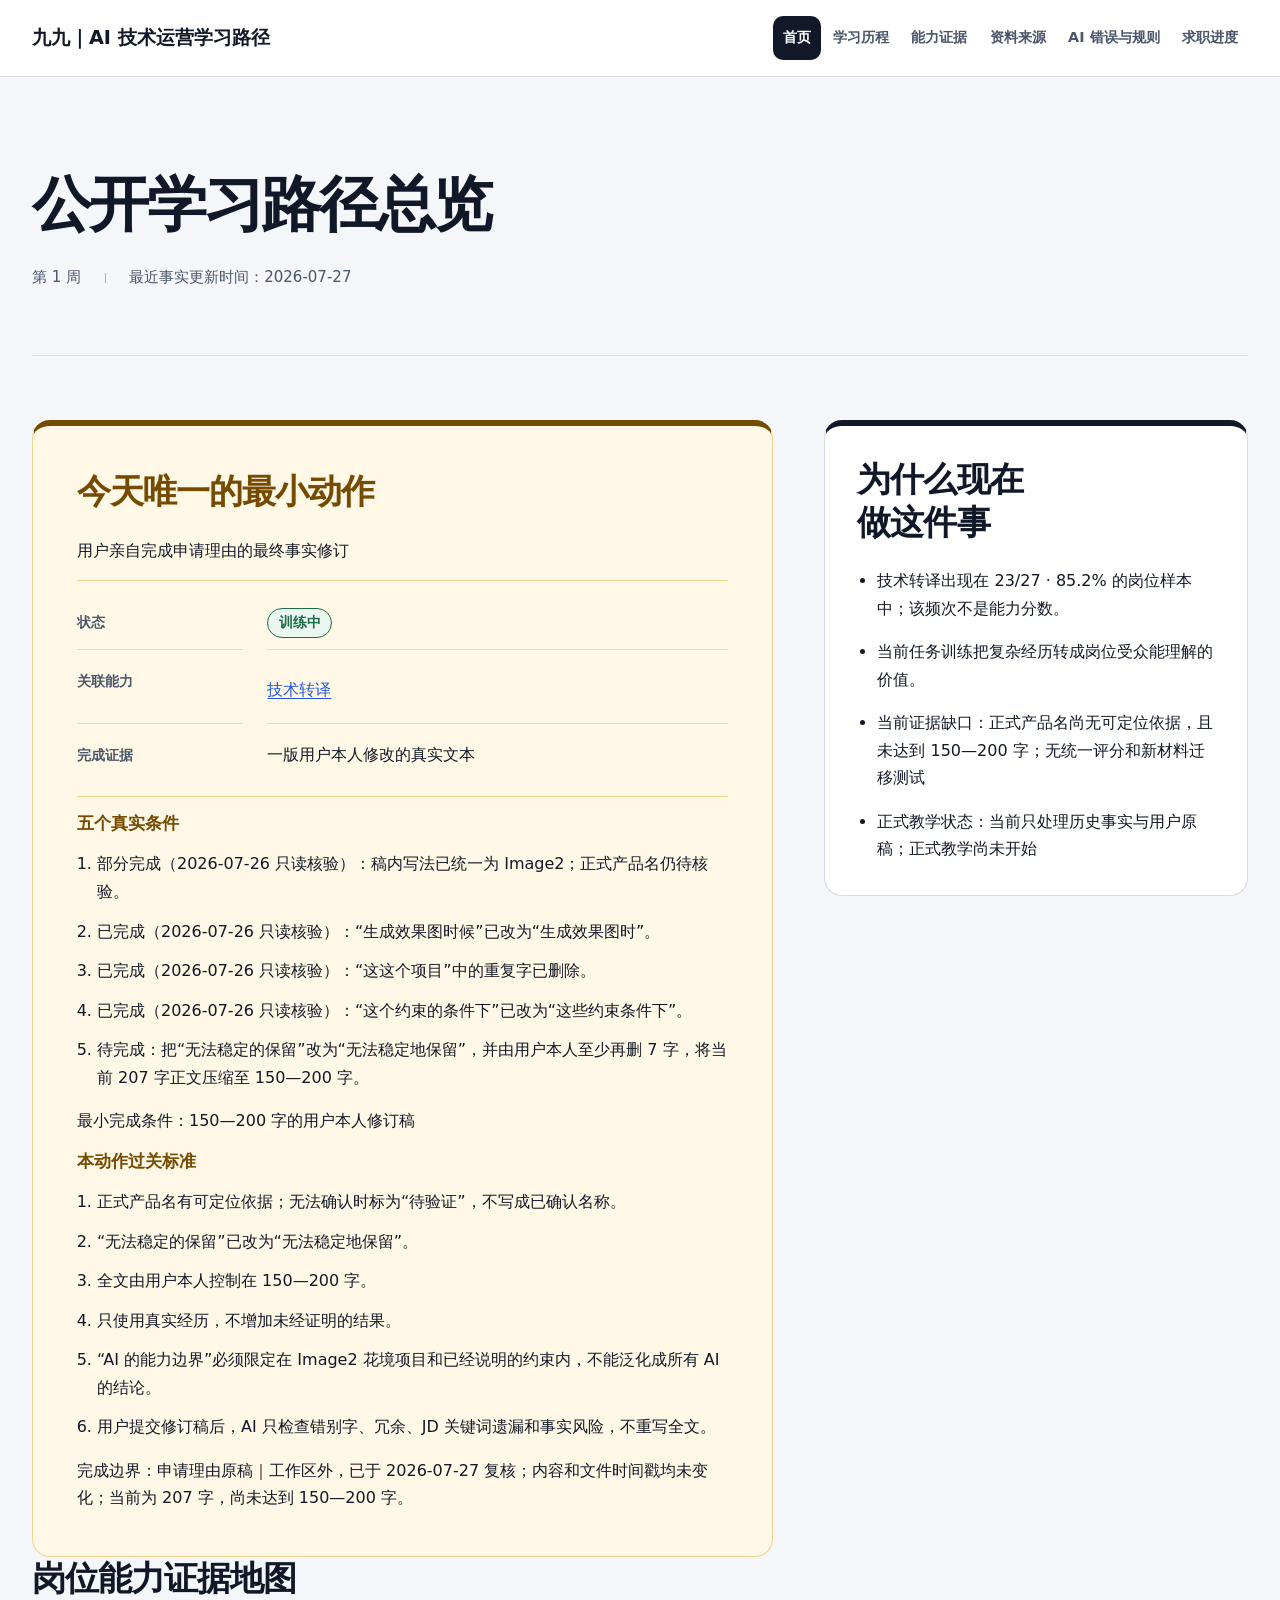
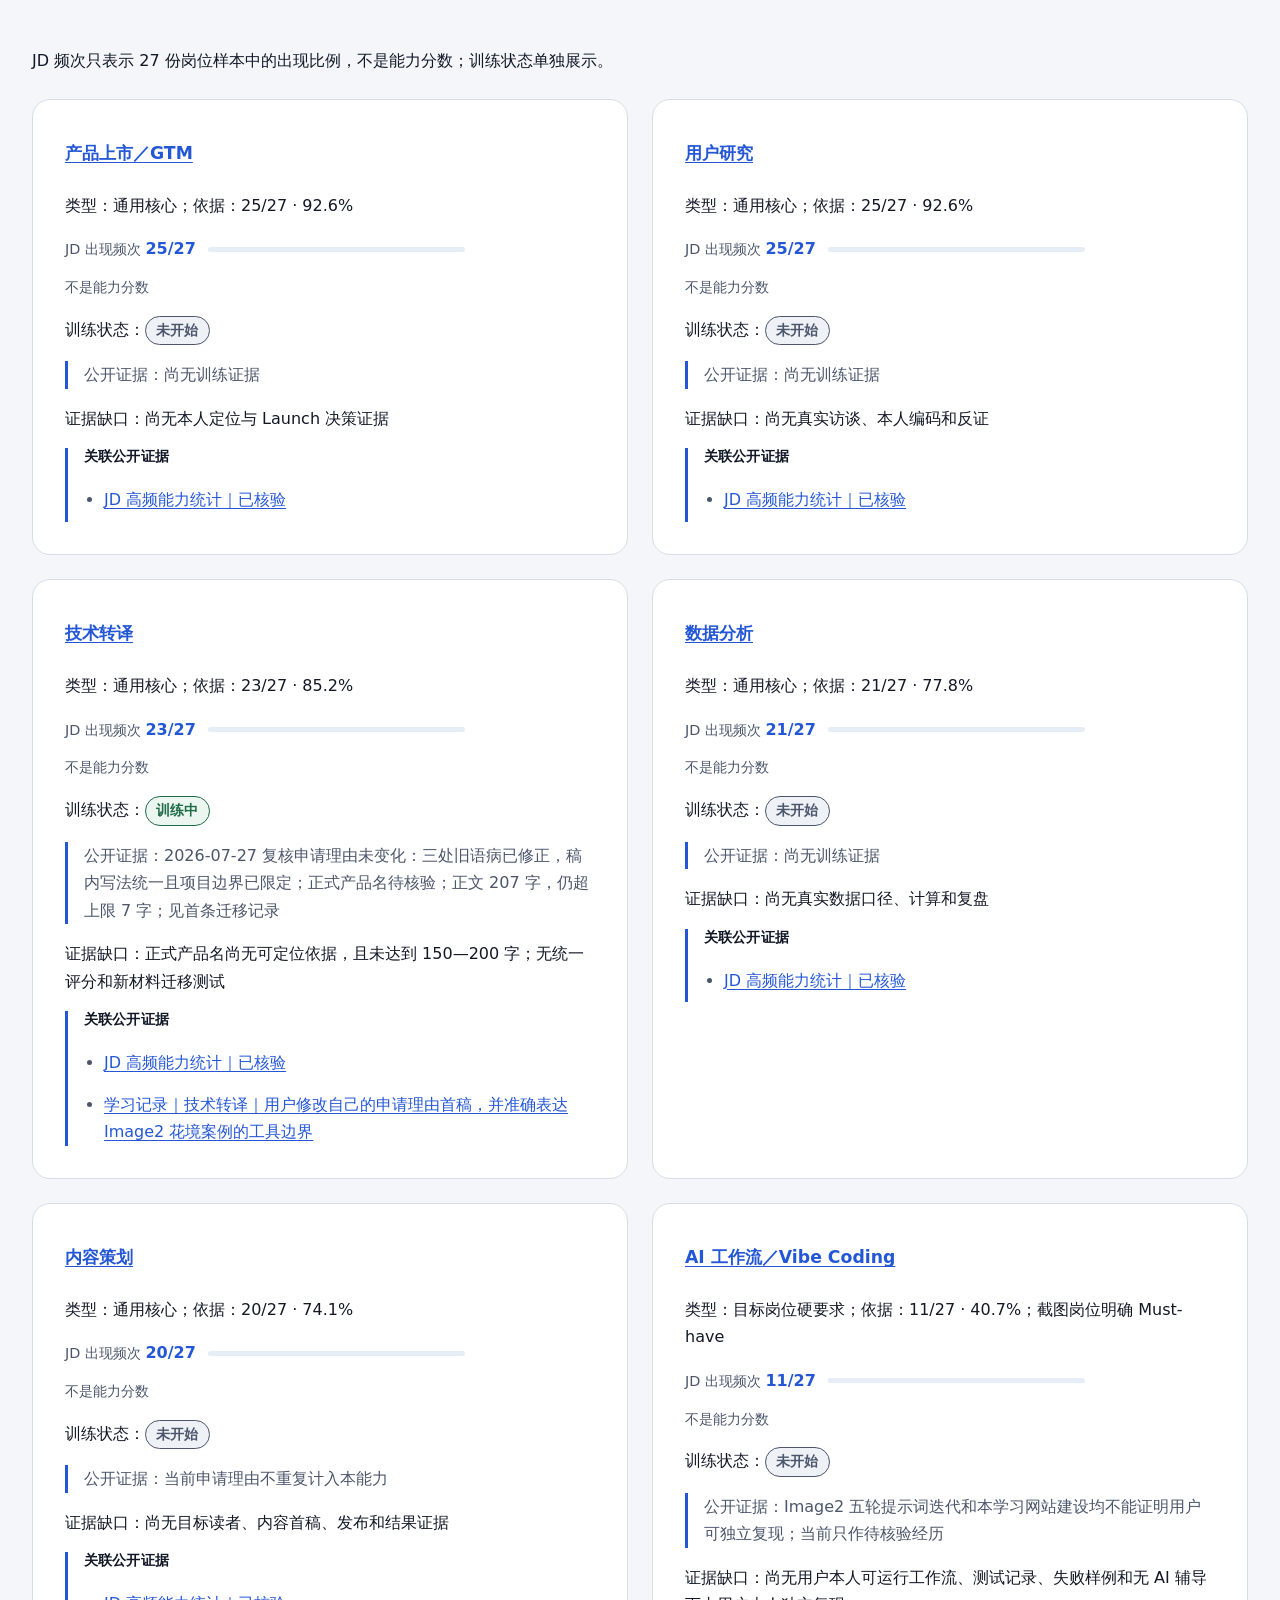
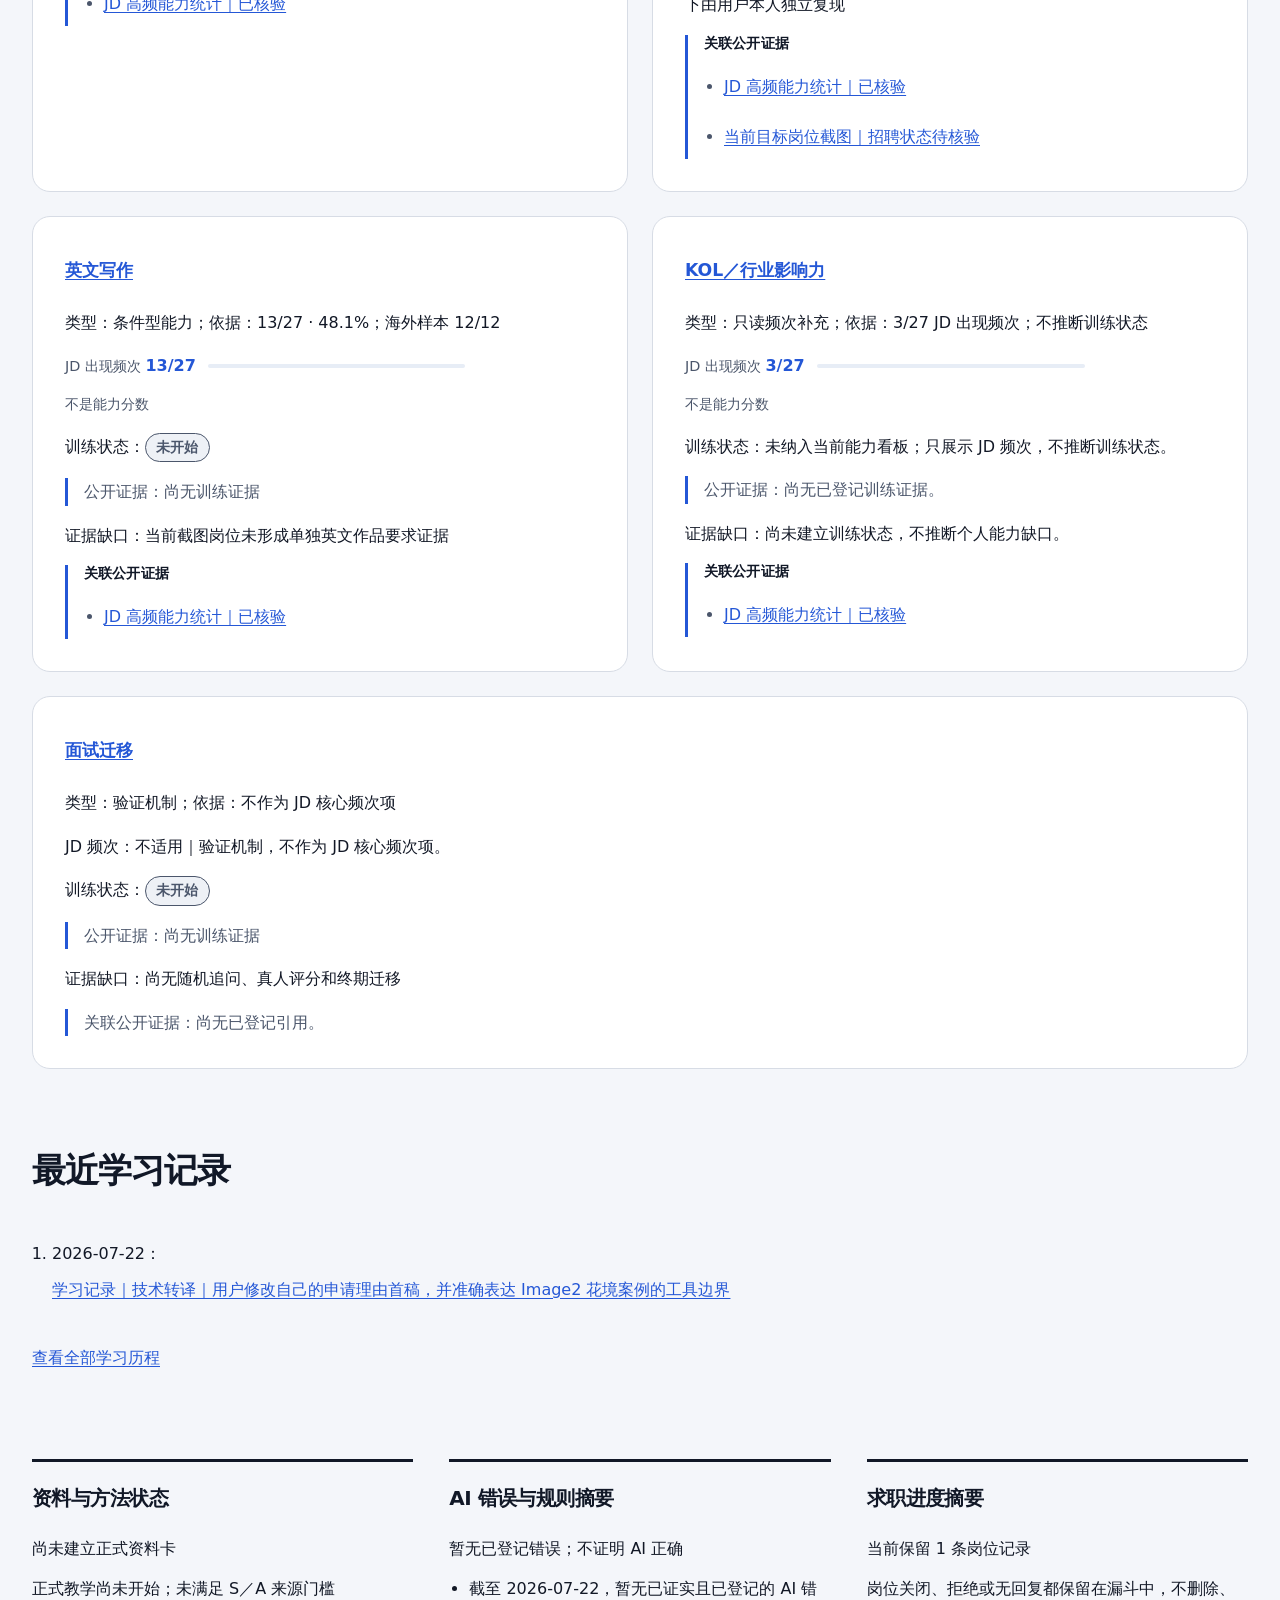
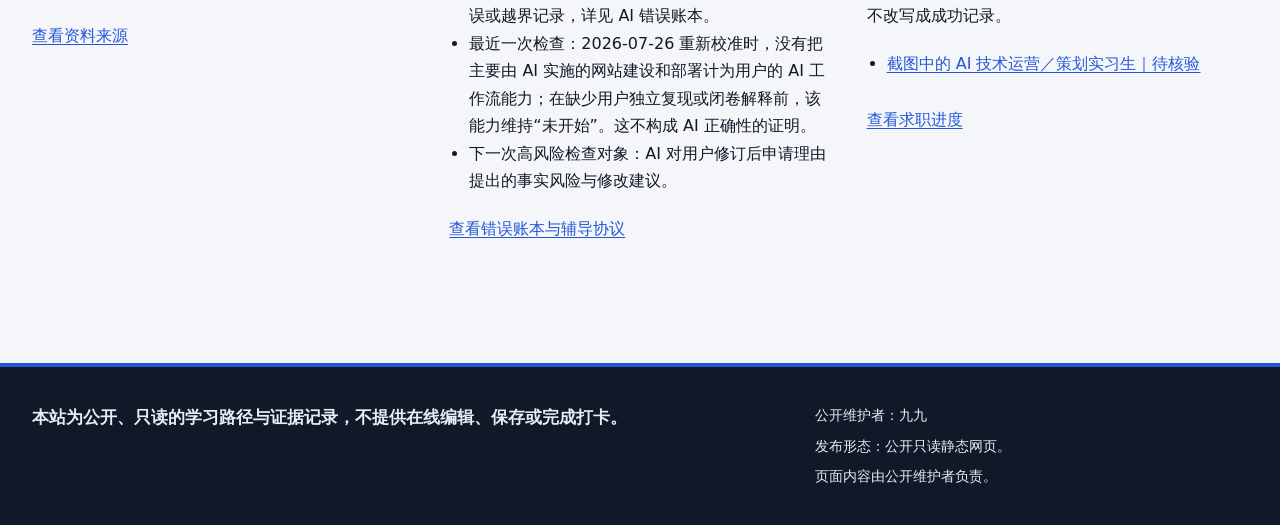
<file: index.html>
<!doctype html>
<html lang="zh-CN">
<head>
  <meta charset="utf-8">
  <meta name="viewport" content="width=device-width, initial-scale=1">
  <meta name="description" content="公开、只读的 AI 技术运营学习路径、能力证据与求职进度记录。">
  <title>九九｜AI 技术运营学习路径｜首页</title>
  <link rel="stylesheet" href="assets/site.css">
</head>
<body>
  <a class="skip-link" href="#main-content">跳到主要内容</a>
  <header class="site-header">
    <div class="page-shell site-header__bar">
      <a class="site-identity" href="index.html">九九｜AI 技术运营学习路径</a>
      <button class="nav-toggle" type="button" hidden data-nav-toggle aria-controls="site-navigation" aria-expanded="false">菜单</button>
      <nav id="site-navigation" class="site-nav" aria-label="主导航">
    <ul><li><a href="index.html" aria-current="page">首页</a></li><li><a href="learning.html">学习历程</a></li><li><a href="capabilities.html">能力证据</a></li><li><a href="sources.html">资料来源</a></li><li><a href="ai-errors.html">AI 错误与规则</a></li><li><a href="jobs.html">求职进度</a></li></ul>
  </nav>
    </div>
  </header>
  <main id="main-content" class="page-shell prose">
    <header class="page-intro">
      <h1>公开学习路径总览</h1>
      <div class="page-meta"><p>第 1 周</p>
    <p>最近事实更新时间：<time datetime="2026-07-27">2026-07-27</time></p></div>
    </header>
    <div class="action-cockpit">
    <section id="current-action" class="sole-action" aria-labelledby="current-action-title">
      <h2 id="current-action-title">今天唯一的最小动作</h2>
      <p>用户亲自完成申请理由的最终事实修订</p>
      <dl class="fact-list">
      <dt>状态</dt><dd><span class="status status--training">训练中</span></dd>
      <dt>关联能力</dt><dd><a href="capabilities.html#capability-technical-translation">技术转译</a></dd>
      <dt>完成证据</dt><dd>一版用户本人修改的真实文本</dd>
    </dl>
      <h3>五个真实条件</h3>
      <ol><li>部分完成（2026-07-26 只读核验）：稿内写法已统一为 Image2；正式产品名仍待核验。</li><li>已完成（2026-07-26 只读核验）：“生成效果图时候”已改为“生成效果图时”。</li><li>已完成（2026-07-26 只读核验）：“这这个项目”中的重复字已删除。</li><li>已完成（2026-07-26 只读核验）：“这个约束的条件下”已改为“这些约束条件下”。</li><li>待完成：把“无法稳定的保留”改为“无法稳定地保留”，并由用户本人至少再删 7 字，将当前 207 字正文压缩至 150—200 字。</li></ol>
      <p>最小完成条件：150—200 字的用户本人修订稿</p>
      <h3>本动作过关标准</h3>
      <ol><li>正式产品名有可定位依据；无法确认时标为“待验证”，不写成已确认名称。</li><li>“无法稳定的保留”已改为“无法稳定地保留”。</li><li>全文由用户本人控制在 150—200 字。</li><li>只使用真实经历，不增加未经证明的结果。</li><li>“AI 的能力边界”必须限定在 Image2 花境项目和已经说明的约束内，不能泛化成所有 AI 的结论。</li><li>用户提交修订稿后，AI 只检查错别字、冗余、JD 关键词遗漏和事实风险，不重写全文。</li></ol>
      <p>完成边界：申请理由原稿｜工作区外，已于 2026-07-27 复核；内容和文件时间戳均未变化；当前为 207 字，尚未达到 150—200 字。</p>
    </section>
    <section id="why-now" class="action-reason" aria-labelledby="why-now-title">
      <h2 id="why-now-title">为什么现在做这件事</h2>
      <ul>
        <li>技术转译出现在 23/27 · 85.2% 的岗位样本中；该频次不是能力分数。</li>
        <li>当前任务训练把复杂经历转成岗位受众能理解的价值。</li>
        <li>当前证据缺口：正式产品名尚无可定位依据，且未达到 150—200 字；无统一评分和新材料迁移测试</li>
        <li>正式教学状态：当前只处理历史事实与用户原稿；正式教学尚未开始</li>
      </ul>
    </section>
    </div>
    <section id="capability-map" class="evidence-ledger" aria-labelledby="capability-map-title">
      <h2 id="capability-map-title">岗位能力证据地图</h2>
      <p>JD 频次只表示 27 份岗位样本中的出现比例，不是能力分数；训练状态单独展示。</p>
      <article id="home-capability-gtm" class="ledger-row">
    <h3><a href="capabilities.html#capability-gtm">产品上市／GTM</a></h3>
    <p>类型：通用核心；依据：25/27 · 92.6%</p>
    <figure class="frequency" aria-label="JD 出现频次 25/27；不是能力分数">
    <div class="frequency__meta">
      <span>JD 出现频次</span>
      <strong>25/27</strong>
    </div>
    <div class="frequency__track" aria-hidden="true">
      <span class="frequency__fill" style="--frequency: 25"></span>
    </div>
    <figcaption>不是能力分数</figcaption>
  </figure>
    <p>训练状态：<span class="status status--not-started">未开始</span></p>
    <p class="ledger-row__evidence">公开证据：尚无训练证据</p>
    <p>证据缺口：尚无本人定位与 Launch 决策证据</p>
    <div class="ledger-row__evidence related-evidence">
    <h3>关联公开证据</h3>
    <ul><li><a href="capabilities.html#evidence-JD-01">JD 高频能力统计｜已核验</a></li></ul>
  </div>
  </article><article id="home-capability-user-research" class="ledger-row">
    <h3><a href="capabilities.html#capability-user-research">用户研究</a></h3>
    <p>类型：通用核心；依据：25/27 · 92.6%</p>
    <figure class="frequency" aria-label="JD 出现频次 25/27；不是能力分数">
    <div class="frequency__meta">
      <span>JD 出现频次</span>
      <strong>25/27</strong>
    </div>
    <div class="frequency__track" aria-hidden="true">
      <span class="frequency__fill" style="--frequency: 25"></span>
    </div>
    <figcaption>不是能力分数</figcaption>
  </figure>
    <p>训练状态：<span class="status status--not-started">未开始</span></p>
    <p class="ledger-row__evidence">公开证据：尚无训练证据</p>
    <p>证据缺口：尚无真实访谈、本人编码和反证</p>
    <div class="ledger-row__evidence related-evidence">
    <h3>关联公开证据</h3>
    <ul><li><a href="capabilities.html#evidence-JD-01">JD 高频能力统计｜已核验</a></li></ul>
  </div>
  </article><article id="home-capability-technical-translation" class="ledger-row">
    <h3><a href="capabilities.html#capability-technical-translation">技术转译</a></h3>
    <p>类型：通用核心；依据：23/27 · 85.2%</p>
    <figure class="frequency" aria-label="JD 出现频次 23/27；不是能力分数">
    <div class="frequency__meta">
      <span>JD 出现频次</span>
      <strong>23/27</strong>
    </div>
    <div class="frequency__track" aria-hidden="true">
      <span class="frequency__fill" style="--frequency: 23"></span>
    </div>
    <figcaption>不是能力分数</figcaption>
  </figure>
    <p>训练状态：<span class="status status--training">训练中</span></p>
    <p class="ledger-row__evidence">公开证据：2026-07-27 复核申请理由未变化：三处旧语病已修正，稿内写法统一且项目边界已限定；正式产品名待核验；正文 207 字，仍超上限 7 字；见首条迁移记录</p>
    <p>证据缺口：正式产品名尚无可定位依据，且未达到 150—200 字；无统一评分和新材料迁移测试</p>
    <div class="ledger-row__evidence related-evidence">
    <h3>关联公开证据</h3>
    <ul><li><a href="capabilities.html#evidence-JD-01">JD 高频能力统计｜已核验</a></li><li><a href="learning.html#learning-LOG-01">学习记录｜技术转译｜用户修改自己的申请理由首稿，并准确表达 Image2 花境案例的工具边界</a></li></ul>
  </div>
  </article><article id="home-capability-data-analysis" class="ledger-row">
    <h3><a href="capabilities.html#capability-data-analysis">数据分析</a></h3>
    <p>类型：通用核心；依据：21/27 · 77.8%</p>
    <figure class="frequency" aria-label="JD 出现频次 21/27；不是能力分数">
    <div class="frequency__meta">
      <span>JD 出现频次</span>
      <strong>21/27</strong>
    </div>
    <div class="frequency__track" aria-hidden="true">
      <span class="frequency__fill" style="--frequency: 21"></span>
    </div>
    <figcaption>不是能力分数</figcaption>
  </figure>
    <p>训练状态：<span class="status status--not-started">未开始</span></p>
    <p class="ledger-row__evidence">公开证据：尚无训练证据</p>
    <p>证据缺口：尚无真实数据口径、计算和复盘</p>
    <div class="ledger-row__evidence related-evidence">
    <h3>关联公开证据</h3>
    <ul><li><a href="capabilities.html#evidence-JD-01">JD 高频能力统计｜已核验</a></li></ul>
  </div>
  </article><article id="home-capability-content-planning" class="ledger-row">
    <h3><a href="capabilities.html#capability-content-planning">内容策划</a></h3>
    <p>类型：通用核心；依据：20/27 · 74.1%</p>
    <figure class="frequency" aria-label="JD 出现频次 20/27；不是能力分数">
    <div class="frequency__meta">
      <span>JD 出现频次</span>
      <strong>20/27</strong>
    </div>
    <div class="frequency__track" aria-hidden="true">
      <span class="frequency__fill" style="--frequency: 20"></span>
    </div>
    <figcaption>不是能力分数</figcaption>
  </figure>
    <p>训练状态：<span class="status status--not-started">未开始</span></p>
    <p class="ledger-row__evidence">公开证据：当前申请理由不重复计入本能力</p>
    <p>证据缺口：尚无目标读者、内容首稿、发布和结果证据</p>
    <div class="ledger-row__evidence related-evidence">
    <h3>关联公开证据</h3>
    <ul><li><a href="capabilities.html#evidence-JD-01">JD 高频能力统计｜已核验</a></li></ul>
  </div>
  </article><article id="home-capability-ai-workflow" class="ledger-row">
    <h3><a href="capabilities.html#capability-ai-workflow">AI 工作流／Vibe Coding</a></h3>
    <p>类型：目标岗位硬要求；依据：11/27 · 40.7%；截图岗位明确 Must-have</p>
    <figure class="frequency" aria-label="JD 出现频次 11/27；不是能力分数">
    <div class="frequency__meta">
      <span>JD 出现频次</span>
      <strong>11/27</strong>
    </div>
    <div class="frequency__track" aria-hidden="true">
      <span class="frequency__fill" style="--frequency: 11"></span>
    </div>
    <figcaption>不是能力分数</figcaption>
  </figure>
    <p>训练状态：<span class="status status--not-started">未开始</span></p>
    <p class="ledger-row__evidence">公开证据：Image2 五轮提示词迭代和本学习网站建设均不能证明用户可独立复现；当前只作待核验经历</p>
    <p>证据缺口：尚无用户本人可运行工作流、测试记录、失败样例和无 AI 辅导下由用户本人独立复现</p>
    <div class="ledger-row__evidence related-evidence">
    <h3>关联公开证据</h3>
    <ul><li><a href="capabilities.html#evidence-JD-01">JD 高频能力统计｜已核验</a></li><li><a href="capabilities.html#evidence-JD-02">当前目标岗位截图｜招聘状态待核验</a></li></ul>
  </div>
  </article><article id="home-capability-english-writing" class="ledger-row">
    <h3><a href="capabilities.html#capability-english-writing">英文写作</a></h3>
    <p>类型：条件型能力；依据：13/27 · 48.1%；海外样本 12/12</p>
    <figure class="frequency" aria-label="JD 出现频次 13/27；不是能力分数">
    <div class="frequency__meta">
      <span>JD 出现频次</span>
      <strong>13/27</strong>
    </div>
    <div class="frequency__track" aria-hidden="true">
      <span class="frequency__fill" style="--frequency: 13"></span>
    </div>
    <figcaption>不是能力分数</figcaption>
  </figure>
    <p>训练状态：<span class="status status--not-started">未开始</span></p>
    <p class="ledger-row__evidence">公开证据：尚无训练证据</p>
    <p>证据缺口：当前截图岗位未形成单独英文作品要求证据</p>
    <div class="ledger-row__evidence related-evidence">
    <h3>关联公开证据</h3>
    <ul><li><a href="capabilities.html#evidence-JD-01">JD 高频能力统计｜已核验</a></li></ul>
  </div>
  </article><article id="home-capability-kol-industry-influence" class="ledger-row">
    <h3><a href="capabilities.html#capability-kol-industry-influence">KOL／行业影响力</a></h3>
    <p>类型：只读频次补充；依据：3/27 JD 出现频次；不推断训练状态</p>
    <figure class="frequency" aria-label="JD 出现频次 3/27；不是能力分数">
    <div class="frequency__meta">
      <span>JD 出现频次</span>
      <strong>3/27</strong>
    </div>
    <div class="frequency__track" aria-hidden="true">
      <span class="frequency__fill" style="--frequency: 3"></span>
    </div>
    <figcaption>不是能力分数</figcaption>
  </figure>
    <p>训练状态：未纳入当前能力看板；只展示 JD 频次，不推断训练状态。</p>
    <p class="ledger-row__evidence">公开证据：尚无已登记训练证据。</p>
    <p>证据缺口：尚未建立训练状态，不推断个人能力缺口。</p>
    <div class="ledger-row__evidence related-evidence">
    <h3>关联公开证据</h3>
    <ul><li><a href="capabilities.html#evidence-JD-01">JD 高频能力统计｜已核验</a></li></ul>
  </div>
  </article><article id="home-capability-interview-transfer" class="ledger-row">
    <h3><a href="capabilities.html#capability-interview-transfer">面试迁移</a></h3>
    <p>类型：验证机制；依据：不作为 JD 核心频次项</p>
    <p>JD 频次：不适用｜验证机制，不作为 JD 核心频次项。</p>
    <p>训练状态：<span class="status status--not-started">未开始</span></p>
    <p class="ledger-row__evidence">公开证据：尚无训练证据</p>
    <p>证据缺口：尚无随机追问、真人评分和终期迁移</p>
    <p class="ledger-row__evidence">关联公开证据：尚无已登记引用。</p>
  </article>
    </section>
    <section id="recent-learning" class="recent-learning timeline" aria-labelledby="recent-learning-title">
      <h2 id="recent-learning-title">最近学习记录</h2>
      <ol><li>
    <time datetime="2026-07-22">2026-07-22</time>：
    <a href="learning.html#learning-LOG-01">学习记录｜技术转译｜用户修改自己的申请理由首稿，并准确表达 Image2 花境案例的工具边界</a>
  </li></ol>
      <p><a href="learning.html">查看全部学习历程</a></p>
    </section>
    <div class="summary-rail">
    <section id="sources-summary" aria-labelledby="sources-summary-title">
      <h2 id="sources-summary-title">资料与方法状态</h2>
      <p>尚未建立正式资料卡</p>
      <p>正式教学尚未开始；未满足 S／A 来源门槛</p>
      <p><a href="sources.html">查看资料来源</a></p>
    </section>
    <section id="ai-summary" aria-labelledby="ai-summary-title">
      <h2 id="ai-summary-title">AI 错误与规则摘要</h2>
      <p>暂无已登记错误；不证明 AI 正确</p>
      <ul><li>截至 2026-07-22，暂无已证实且已登记的 AI 错误或越界记录，详见 AI 错误账本。</li><li>最近一次检查：2026-07-26 重新校准时，没有把主要由 AI 实施的网站建设和部署计为用户的 AI 工作流能力；在缺少用户独立复现或闭卷解释前，该能力维持“未开始”。这不构成 AI 正确性的证明。</li><li>下一次高风险检查对象：AI 对用户修订后申请理由提出的事实风险与修改建议。</li></ul>
      <p><a href="ai-errors.html">查看错误账本与辅导协议</a></p>
    </section>
    <section id="jobs-summary" aria-labelledby="jobs-summary-title">
      <h2 id="jobs-summary-title">求职进度摘要</h2>
      <p>当前保留 1 条岗位记录</p>
      <p>岗位关闭、拒绝或无回复都保留在漏斗中，不删除、不改写成成功记录。</p>
      <ul><li><a href="jobs.html#job-JD-02">截图中的 AI 技术运营／策划实习生｜待核验</a></li></ul>
      <p><a href="jobs.html">查看求职进度</a></p>
    </section>
    </div>
  </main>
  <footer class="site-footer">
    <div class="page-shell site-footer__grid">
      <div class="site-footer__statement">
        <p>本站为公开、只读的学习路径与证据记录，不提供在线编辑、保存或完成打卡。</p>
      </div>
      <div class="site-footer__details">
        <p>公开维护者：九九</p>
        
        <p>发布形态：公开只读静态网页。</p>
        <p>页面内容由公开维护者负责。</p>
      </div>
    </div>
  </footer>
  <script src="assets/site.js" defer></script>
</body>
</html>
</file>
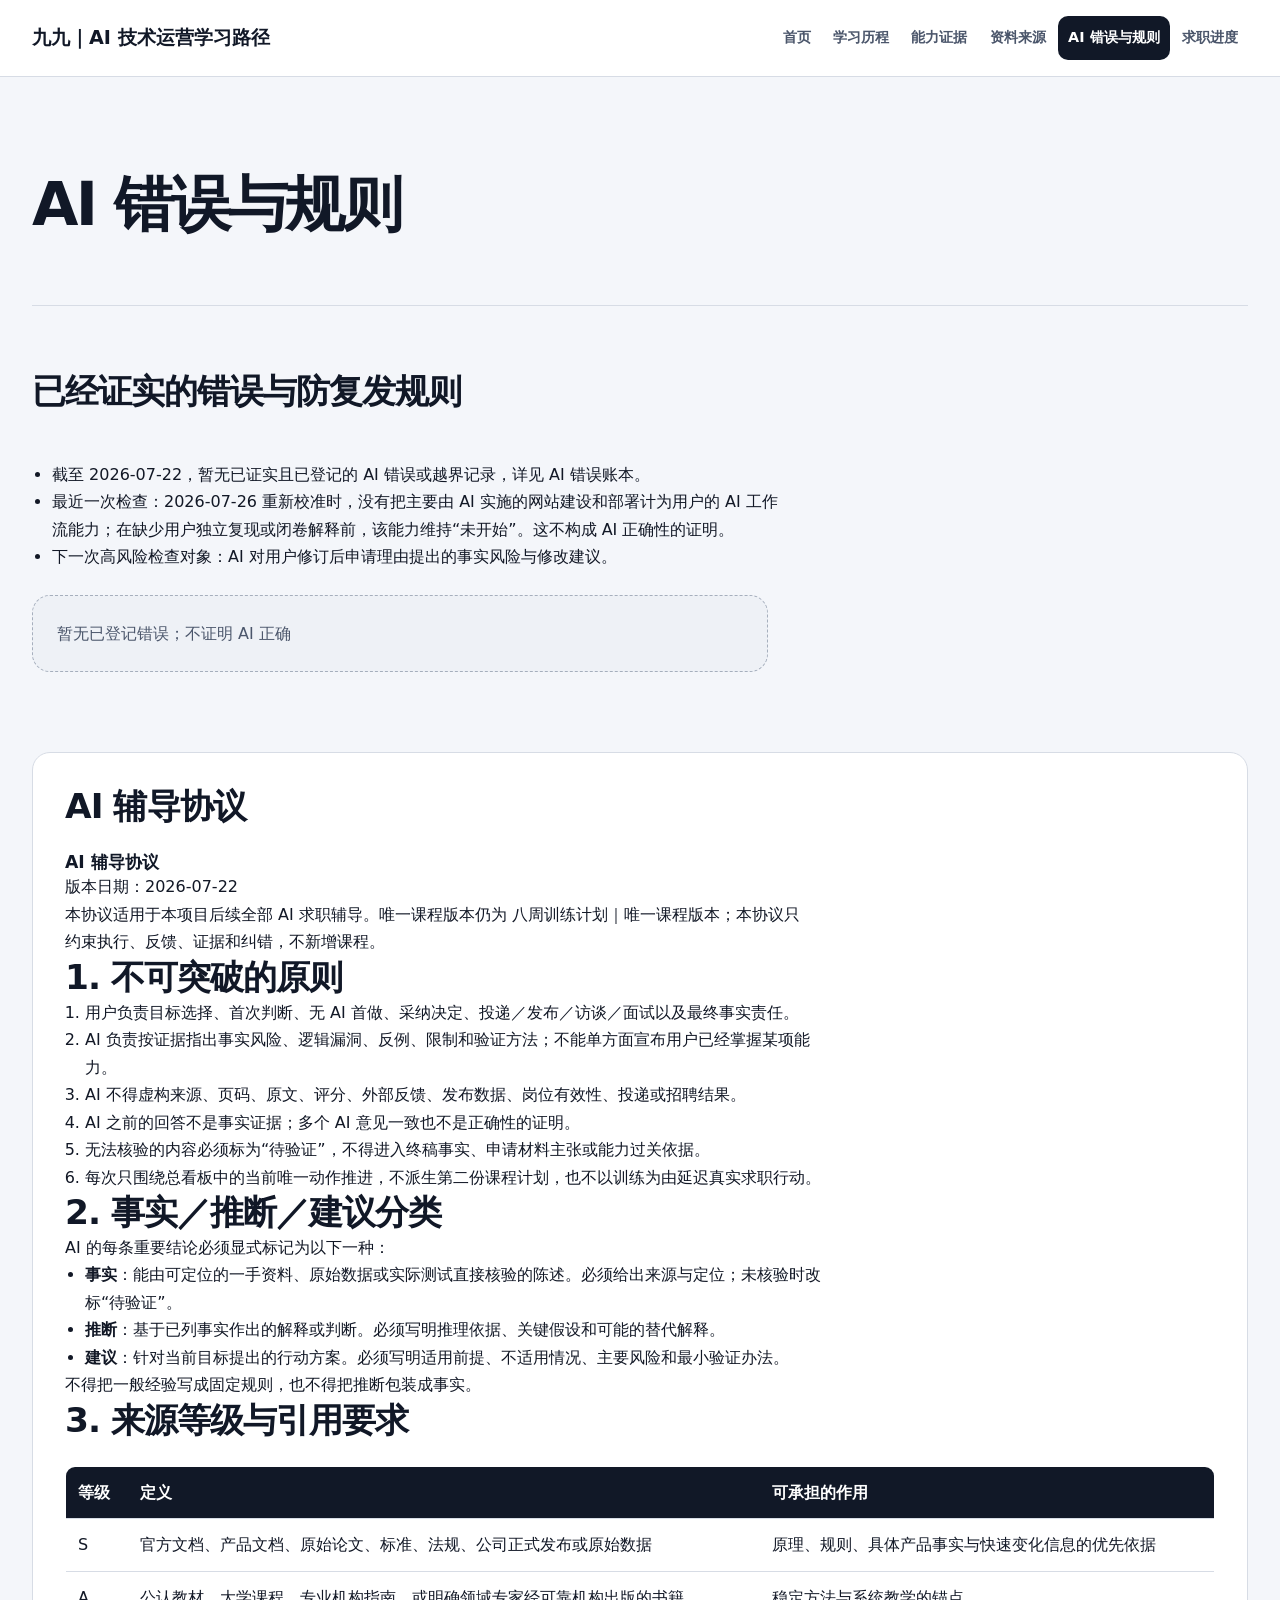
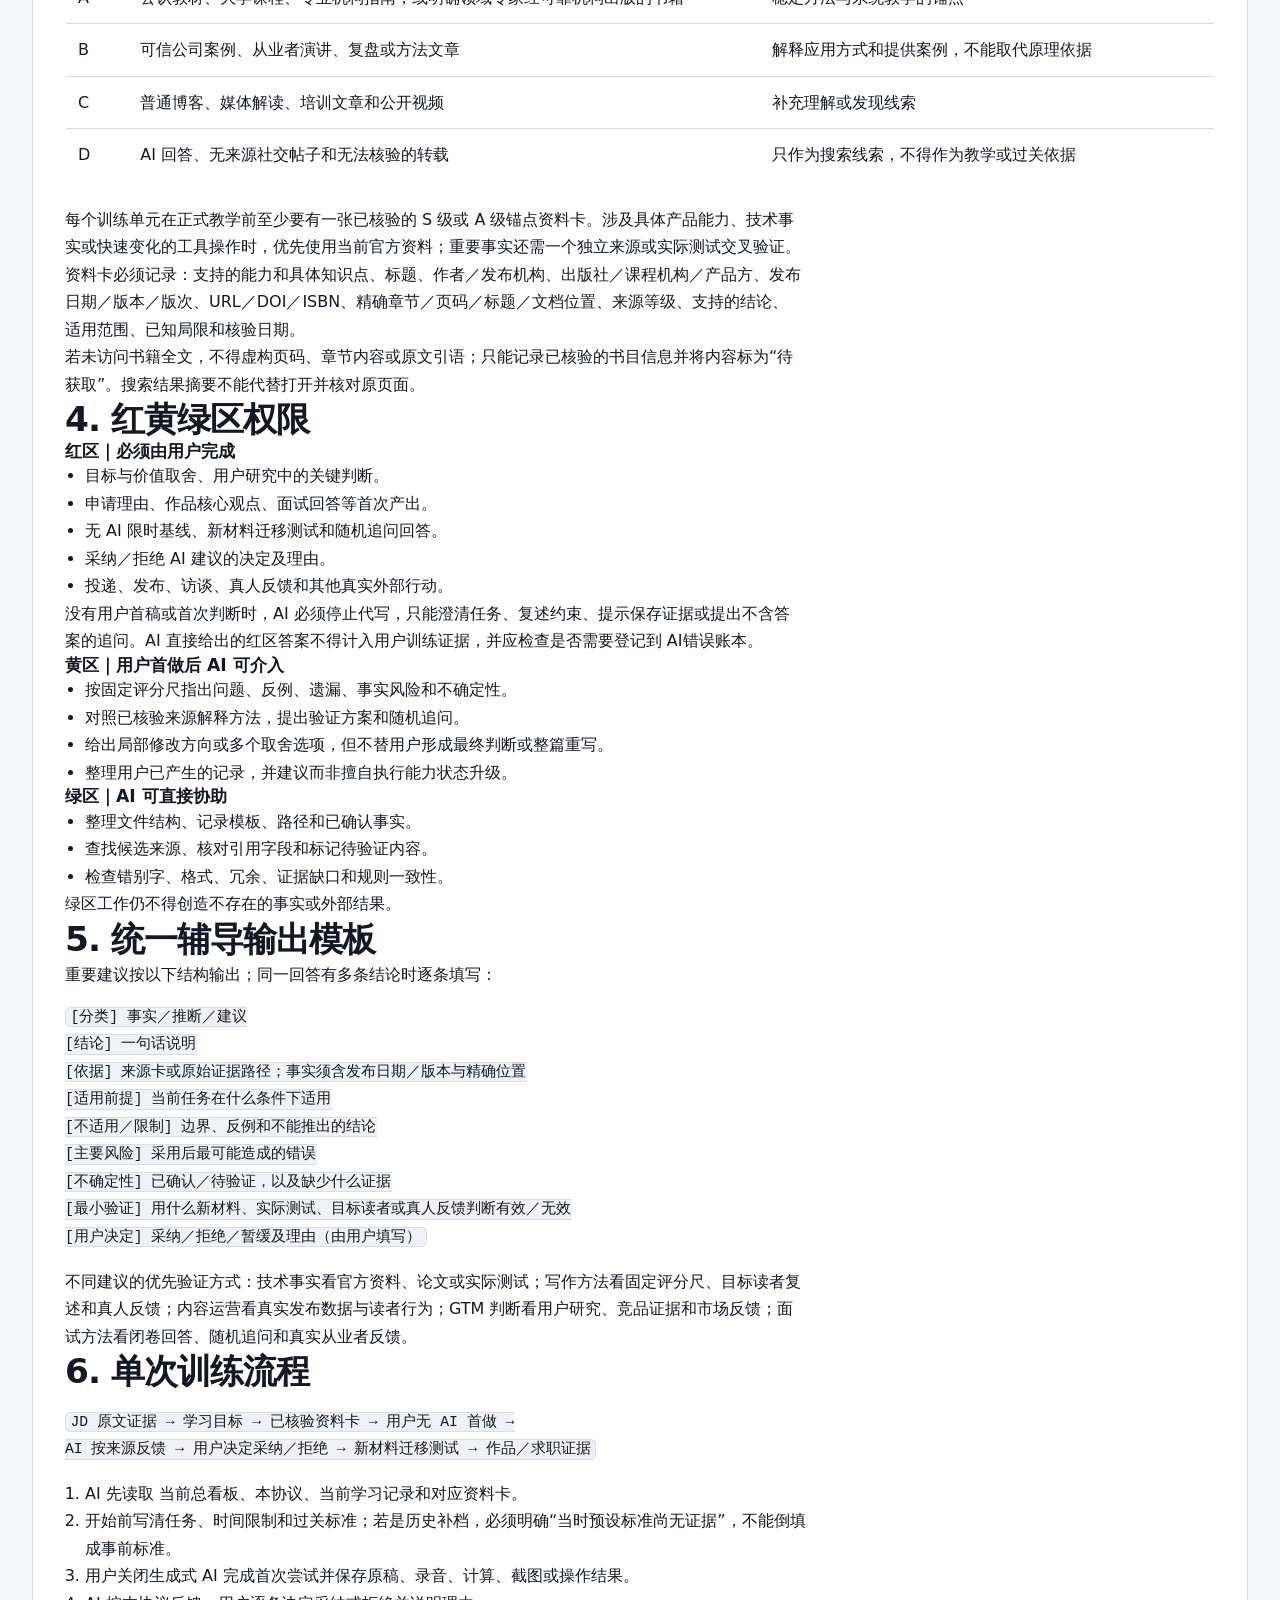
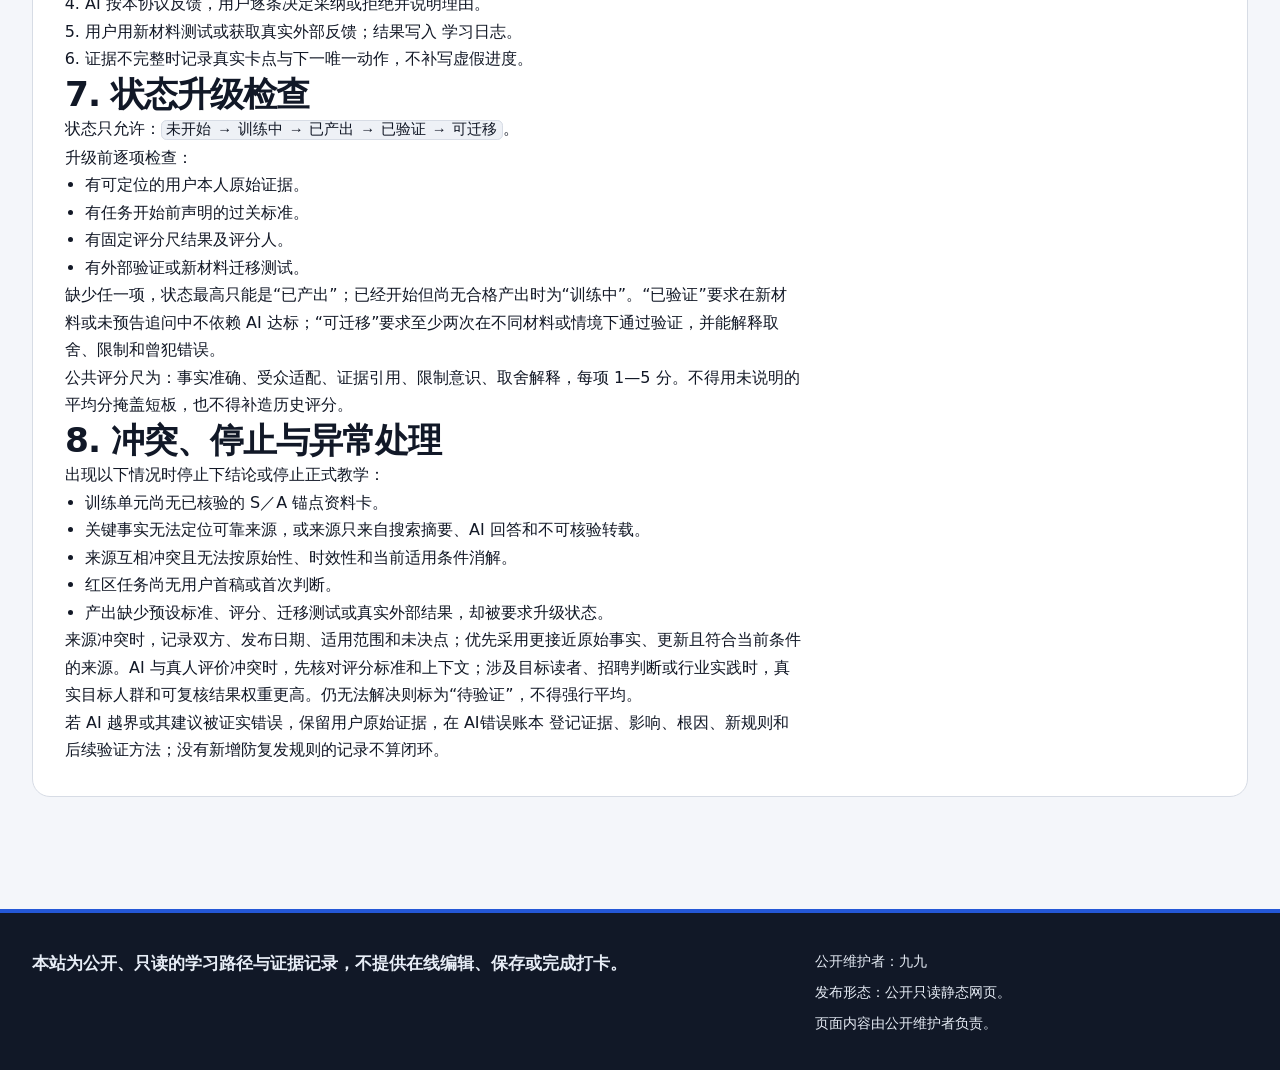
<file: ai-errors.html>
<!doctype html>
<html lang="zh-CN">
<head>
  <meta charset="utf-8">
  <meta name="viewport" content="width=device-width, initial-scale=1">
  <meta name="description" content="公开、只读的 AI 技术运营学习路径、能力证据与求职进度记录。">
  <title>AI 错误与规则｜九九｜AI 技术运营学习路径</title>
  <link rel="stylesheet" href="assets/site.css">
</head>
<body>
  <a class="skip-link" href="#main-content">跳到主要内容</a>
  <header class="site-header">
    <div class="page-shell site-header__bar">
      <a class="site-identity" href="index.html">九九｜AI 技术运营学习路径</a>
      <button class="nav-toggle" type="button" hidden data-nav-toggle aria-controls="site-navigation" aria-expanded="false">菜单</button>
      <nav id="site-navigation" class="site-nav" aria-label="主导航">
    <ul><li><a href="index.html">首页</a></li><li><a href="learning.html">学习历程</a></li><li><a href="capabilities.html">能力证据</a></li><li><a href="sources.html">资料来源</a></li><li><a href="ai-errors.html" aria-current="page">AI 错误与规则</a></li><li><a href="jobs.html">求职进度</a></li></ul>
  </nav>
    </div>
  </header>
  <main id="main-content" class="page-shell prose">
    <header class="page-intro">
      <h1>AI 错误与规则</h1>
      
    </header>
    <section id="error-ledger" class="error-register" aria-labelledby="error-ledger-title">
      <h2 id="error-ledger-title">已经证实的错误与防复发规则</h2>
      <ul><li>截至 2026-07-22，暂无已证实且已登记的 AI 错误或越界记录，详见 AI 错误账本。</li><li>最近一次检查：2026-07-26 重新校准时，没有把主要由 AI 实施的网站建设和部署计为用户的 AI 工作流能力；在缺少用户独立复现或闭卷解释前，该能力维持“未开始”。这不构成 AI 正确性的证明。</li><li>下一次高风险检查对象：AI 对用户修订后申请理由提出的事实风险与修改建议。</li></ul>
      <p class="empty-state">暂无已登记错误；不证明 AI 正确</p>
    </section>
    <section id="coaching-protocol" class="protocol" aria-labelledby="coaching-protocol-title">
      <h2 id="coaching-protocol-title">AI 辅导协议</h2>
      <div><h3>AI 辅导协议</h3>
<p>版本日期：2026-07-22</p>
<p>本协议适用于本项目后续全部 AI 求职辅导。唯一课程版本仍为 八周训练计划｜唯一课程版本；本协议只约束执行、反馈、证据和纠错，不新增课程。</p>
<h2>1. 不可突破的原则</h2>
<ol>
<li>用户负责目标选择、首次判断、无 AI 首做、采纳决定、投递／发布／访谈／面试以及最终事实责任。</li>
<li>AI 负责按证据指出事实风险、逻辑漏洞、反例、限制和验证方法；不能单方面宣布用户已经掌握某项能力。</li>
<li>AI 不得虚构来源、页码、原文、评分、外部反馈、发布数据、岗位有效性、投递或招聘结果。</li>
<li>AI 之前的回答不是事实证据；多个 AI 意见一致也不是正确性的证明。</li>
<li>无法核验的内容必须标为“待验证”，不得进入终稿事实、申请材料主张或能力过关依据。</li>
<li>每次只围绕总看板中的当前唯一动作推进，不派生第二份课程计划，也不以训练为由延迟真实求职行动。</li>
</ol>
<h2>2. 事实／推断／建议分类</h2>
<p>AI 的每条重要结论必须显式标记为以下一种：</p>
<ul>
<li><strong>事实</strong>：能由可定位的一手资料、原始数据或实际测试直接核验的陈述。必须给出来源与定位；未核验时改标“待验证”。</li>
<li><strong>推断</strong>：基于已列事实作出的解释或判断。必须写明推理依据、关键假设和可能的替代解释。</li>
<li><strong>建议</strong>：针对当前目标提出的行动方案。必须写明适用前提、不适用情况、主要风险和最小验证办法。</li>
</ul>
<p>不得把一般经验写成固定规则，也不得把推断包装成事实。</p>
<h2>3. 来源等级与引用要求</h2>
<table class="responsive-table">
<thead>
<tr>
<th>等级</th>
<th>定义</th>
<th>可承担的作用</th>
</tr>
</thead>
<tbody><tr>
<td data-label="等级">S</td>
<td data-label="定义">官方文档、产品文档、原始论文、标准、法规、公司正式发布或原始数据</td>
<td data-label="可承担的作用">原理、规则、具体产品事实与快速变化信息的优先依据</td>
</tr>
<tr>
<td data-label="等级">A</td>
<td data-label="定义">公认教材、大学课程、专业机构指南，或明确领域专家经可靠机构出版的书籍</td>
<td data-label="可承担的作用">稳定方法与系统教学的锚点</td>
</tr>
<tr>
<td data-label="等级">B</td>
<td data-label="定义">可信公司案例、从业者演讲、复盘或方法文章</td>
<td data-label="可承担的作用">解释应用方式和提供案例，不能取代原理依据</td>
</tr>
<tr>
<td data-label="等级">C</td>
<td data-label="定义">普通博客、媒体解读、培训文章和公开视频</td>
<td data-label="可承担的作用">补充理解或发现线索</td>
</tr>
<tr>
<td data-label="等级">D</td>
<td data-label="定义">AI 回答、无来源社交帖子和无法核验的转载</td>
<td data-label="可承担的作用">只作为搜索线索，不得作为教学或过关依据</td>
</tr>
</tbody></table>
<p>每个训练单元在正式教学前至少要有一张已核验的 S 级或 A 级锚点资料卡。涉及具体产品能力、技术事实或快速变化的工具操作时，优先使用当前官方资料；重要事实还需一个独立来源或实际测试交叉验证。</p>
<p>资料卡必须记录：支持的能力和具体知识点、标题、作者／发布机构、出版社／课程机构／产品方、发布日期／版本／版次、URL／DOI／ISBN、精确章节／页码／标题／文档位置、来源等级、支持的结论、适用范围、已知局限和核验日期。</p>
<p>若未访问书籍全文，不得虚构页码、章节内容或原文引语；只能记录已核验的书目信息并将内容标为“待获取”。搜索结果摘要不能代替打开并核对原页面。</p>
<h2>4. 红黄绿区权限</h2>
<h3>红区｜必须由用户完成</h3>
<ul>
<li>目标与价值取舍、用户研究中的关键判断。</li>
<li>申请理由、作品核心观点、面试回答等首次产出。</li>
<li>无 AI 限时基线、新材料迁移测试和随机追问回答。</li>
<li>采纳／拒绝 AI 建议的决定及理由。</li>
<li>投递、发布、访谈、真人反馈和其他真实外部行动。</li>
</ul>
<p>没有用户首稿或首次判断时，AI 必须停止代写，只能澄清任务、复述约束、提示保存证据或提出不含答案的追问。AI 直接给出的红区答案不得计入用户训练证据，并应检查是否需要登记到 AI错误账本。</p>
<h3>黄区｜用户首做后 AI 可介入</h3>
<ul>
<li>按固定评分尺指出问题、反例、遗漏、事实风险和不确定性。</li>
<li>对照已核验来源解释方法，提出验证方案和随机追问。</li>
<li>给出局部修改方向或多个取舍选项，但不替用户形成最终判断或整篇重写。</li>
<li>整理用户已产生的记录，并建议而非擅自执行能力状态升级。</li>
</ul>
<h3>绿区｜AI 可直接协助</h3>
<ul>
<li>整理文件结构、记录模板、路径和已确认事实。</li>
<li>查找候选来源、核对引用字段和标记待验证内容。</li>
<li>检查错别字、格式、冗余、证据缺口和规则一致性。</li>
</ul>
<p>绿区工作仍不得创造不存在的事实或外部结果。</p>
<h2>5. 统一辅导输出模板</h2>
<p>重要建议按以下结构输出；同一回答有多条结论时逐条填写：</p>
<pre><code>[分类] 事实／推断／建议
[结论] 一句话说明
[依据] 来源卡或原始证据路径；事实须含发布日期／版本与精确位置
[适用前提] 当前任务在什么条件下适用
[不适用／限制] 边界、反例和不能推出的结论
[主要风险] 采用后最可能造成的错误
[不确定性] 已确认／待验证，以及缺少什么证据
[最小验证] 用什么新材料、实际测试、目标读者或真人反馈判断有效／无效
[用户决定] 采纳／拒绝／暂缓及理由（由用户填写）
</code></pre>
<p>不同建议的优先验证方式：技术事实看官方资料、论文或实际测试；写作方法看固定评分尺、目标读者复述和真人反馈；内容运营看真实发布数据与读者行为；GTM 判断看用户研究、竞品证据和市场反馈；面试方法看闭卷回答、随机追问和真实从业者反馈。</p>
<h2>6. 单次训练流程</h2>
<pre><code>JD 原文证据 → 学习目标 → 已核验资料卡 → 用户无 AI 首做 →
AI 按来源反馈 → 用户决定采纳／拒绝 → 新材料迁移测试 → 作品／求职证据
</code></pre>
<ol>
<li>AI 先读取 当前总看板、本协议、当前学习记录和对应资料卡。</li>
<li>开始前写清任务、时间限制和过关标准；若是历史补档，必须明确“当时预设标准尚无证据”，不能倒填成事前标准。</li>
<li>用户关闭生成式 AI 完成首次尝试并保存原稿、录音、计算、截图或操作结果。</li>
<li>AI 按本协议反馈，用户逐条决定采纳或拒绝并说明理由。</li>
<li>用户用新材料测试或获取真实外部反馈；结果写入 学习日志。</li>
<li>证据不完整时记录真实卡点与下一唯一动作，不补写虚假进度。</li>
</ol>
<h2>7. 状态升级检查</h2>
<p>状态只允许：<code>未开始 → 训练中 → 已产出 → 已验证 → 可迁移</code>。</p>
<p>升级前逐项检查：</p>
<ul>
<li> 有可定位的用户本人原始证据。</li>
<li> 有任务开始前声明的过关标准。</li>
<li> 有固定评分尺结果及评分人。</li>
<li> 有外部验证或新材料迁移测试。</li>
</ul>
<p>缺少任一项，状态最高只能是“已产出”；已经开始但尚无合格产出时为“训练中”。“已验证”要求在新材料或未预告追问中不依赖 AI 达标；“可迁移”要求至少两次在不同材料或情境下通过验证，并能解释取舍、限制和曾犯错误。</p>
<p>公共评分尺为：事实准确、受众适配、证据引用、限制意识、取舍解释，每项 1—5 分。不得用未说明的平均分掩盖短板，也不得补造历史评分。</p>
<h2>8. 冲突、停止与异常处理</h2>
<p>出现以下情况时停止下结论或停止正式教学：</p>
<ul>
<li>训练单元尚无已核验的 S／A 锚点资料卡。</li>
<li>关键事实无法定位可靠来源，或来源只来自搜索摘要、AI 回答和不可核验转载。</li>
<li>来源互相冲突且无法按原始性、时效性和当前适用条件消解。</li>
<li>红区任务尚无用户首稿或首次判断。</li>
<li>产出缺少预设标准、评分、迁移测试或真实外部结果，却被要求升级状态。</li>
</ul>
<p>来源冲突时，记录双方、发布日期、适用范围和未决点；优先采用更接近原始事实、更新且符合当前条件的来源。AI 与真人评价冲突时，先核对评分标准和上下文；涉及目标读者、招聘判断或行业实践时，真实目标人群和可复核结果权重更高。仍无法解决则标为“待验证”，不得强行平均。</p>
<p>若 AI 越界或其建议被证实错误，保留用户原始证据，在 AI错误账本 登记证据、影响、根因、新规则和后续验证方法；没有新增防复发规则的记录不算闭环。</p>
</div>
    </section>
  </main>
  <footer class="site-footer">
    <div class="page-shell site-footer__grid">
      <div class="site-footer__statement">
        <p>本站为公开、只读的学习路径与证据记录，不提供在线编辑、保存或完成打卡。</p>
      </div>
      <div class="site-footer__details">
        <p>公开维护者：九九</p>
        
        <p>发布形态：公开只读静态网页。</p>
        <p>页面内容由公开维护者负责。</p>
      </div>
    </div>
  </footer>
  <script src="assets/site.js" defer></script>
</body>
</html>
</file>
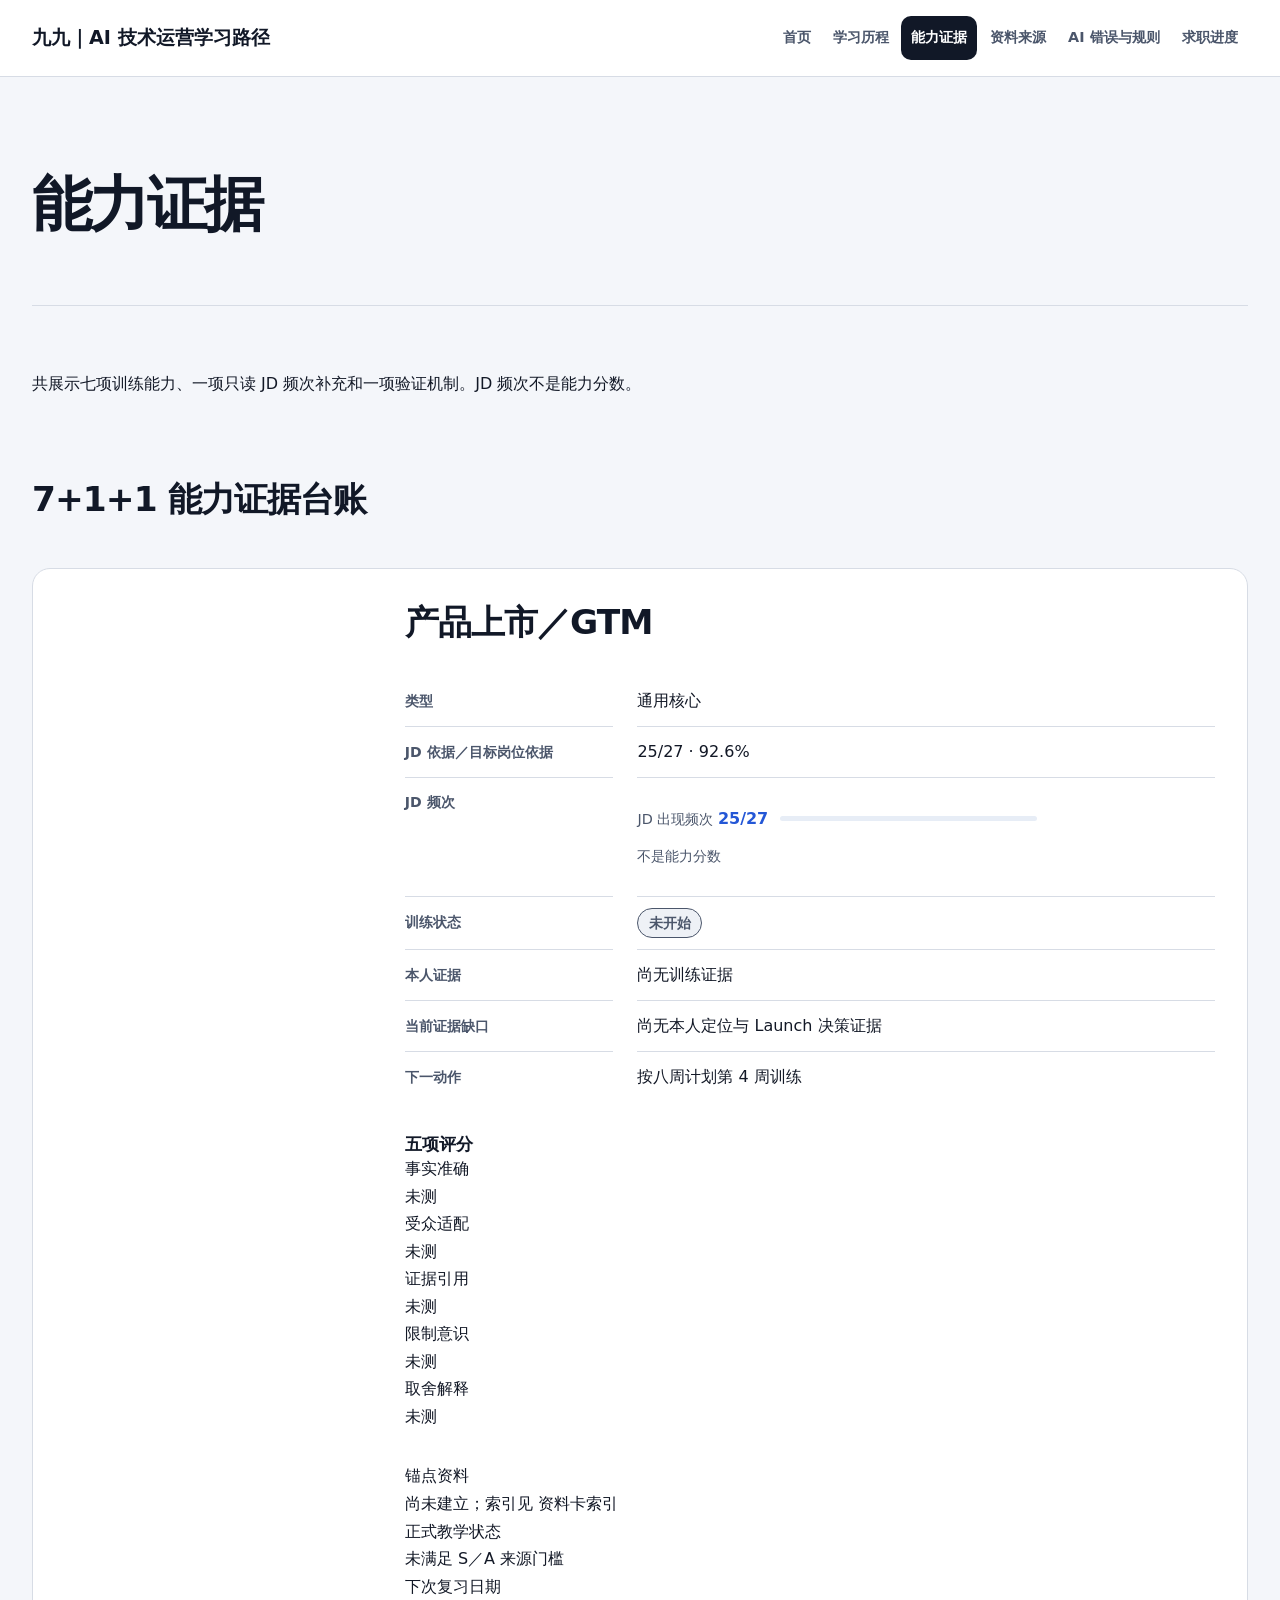
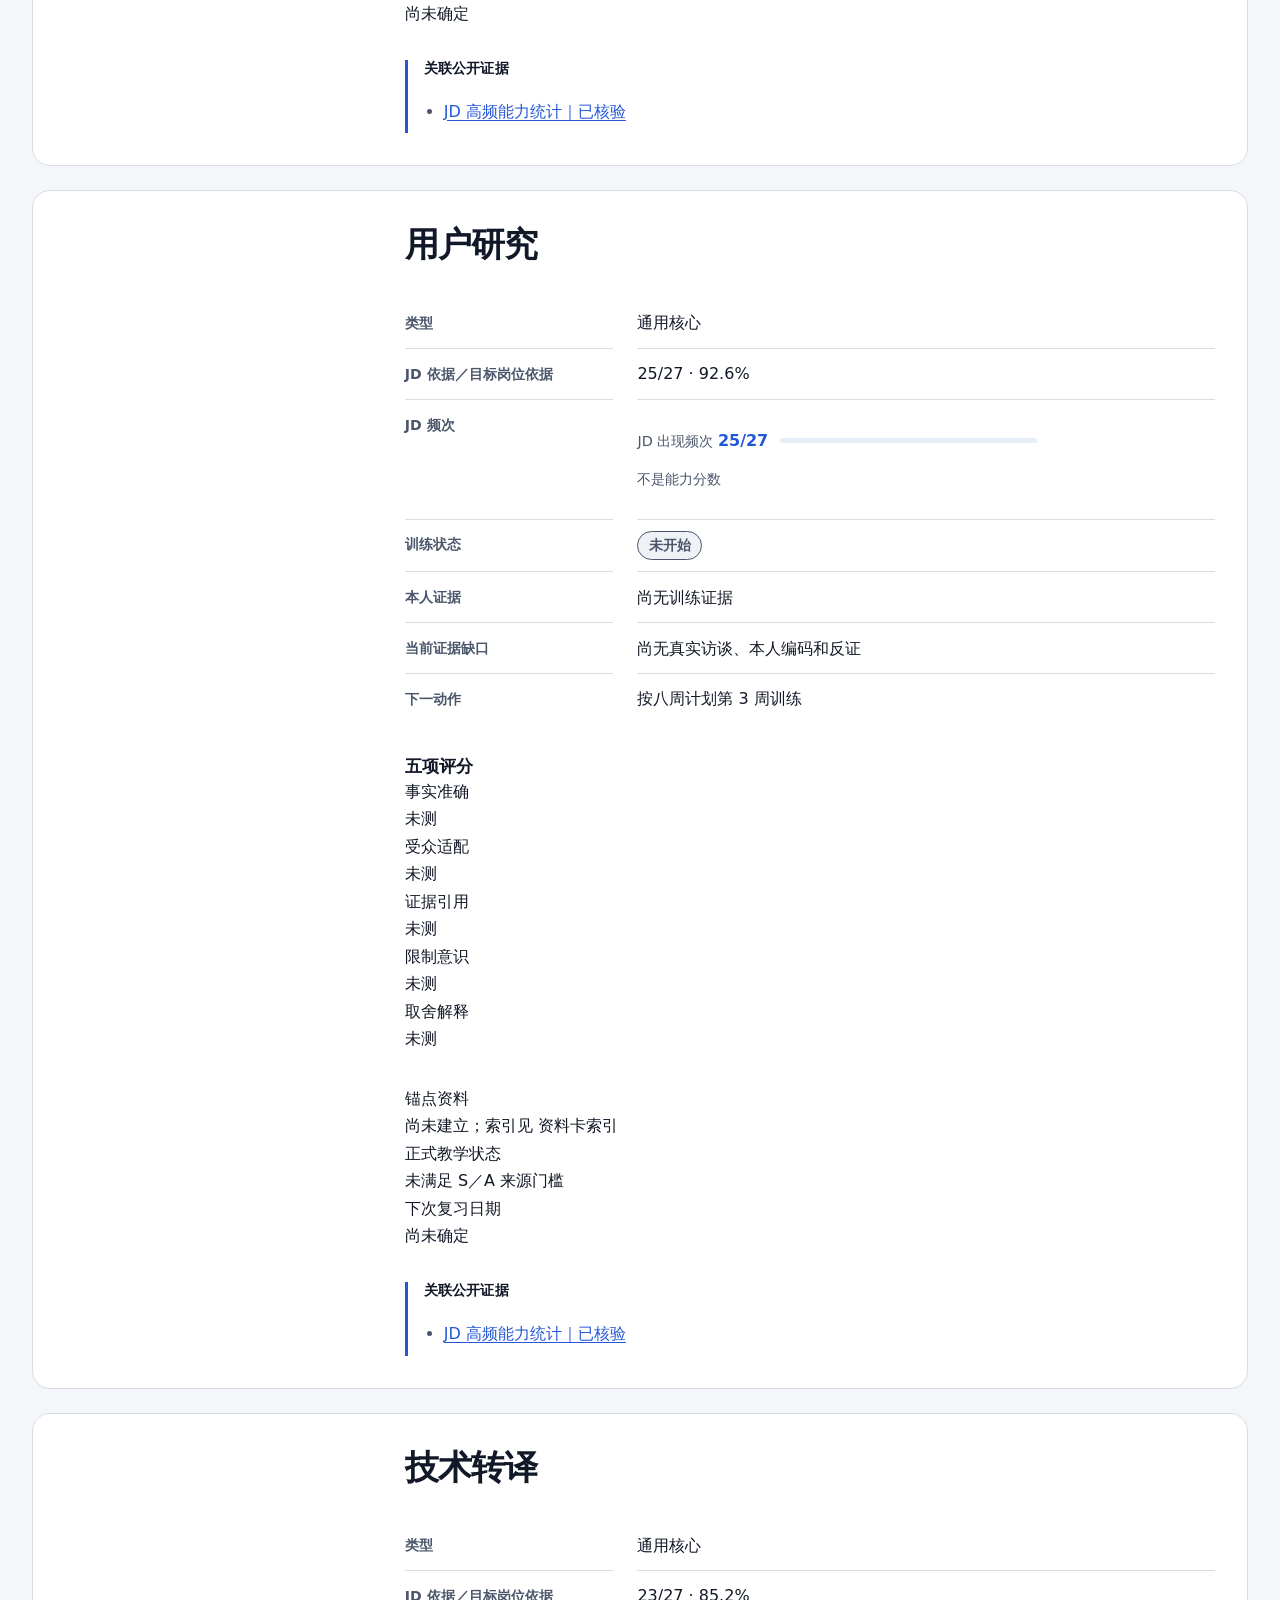
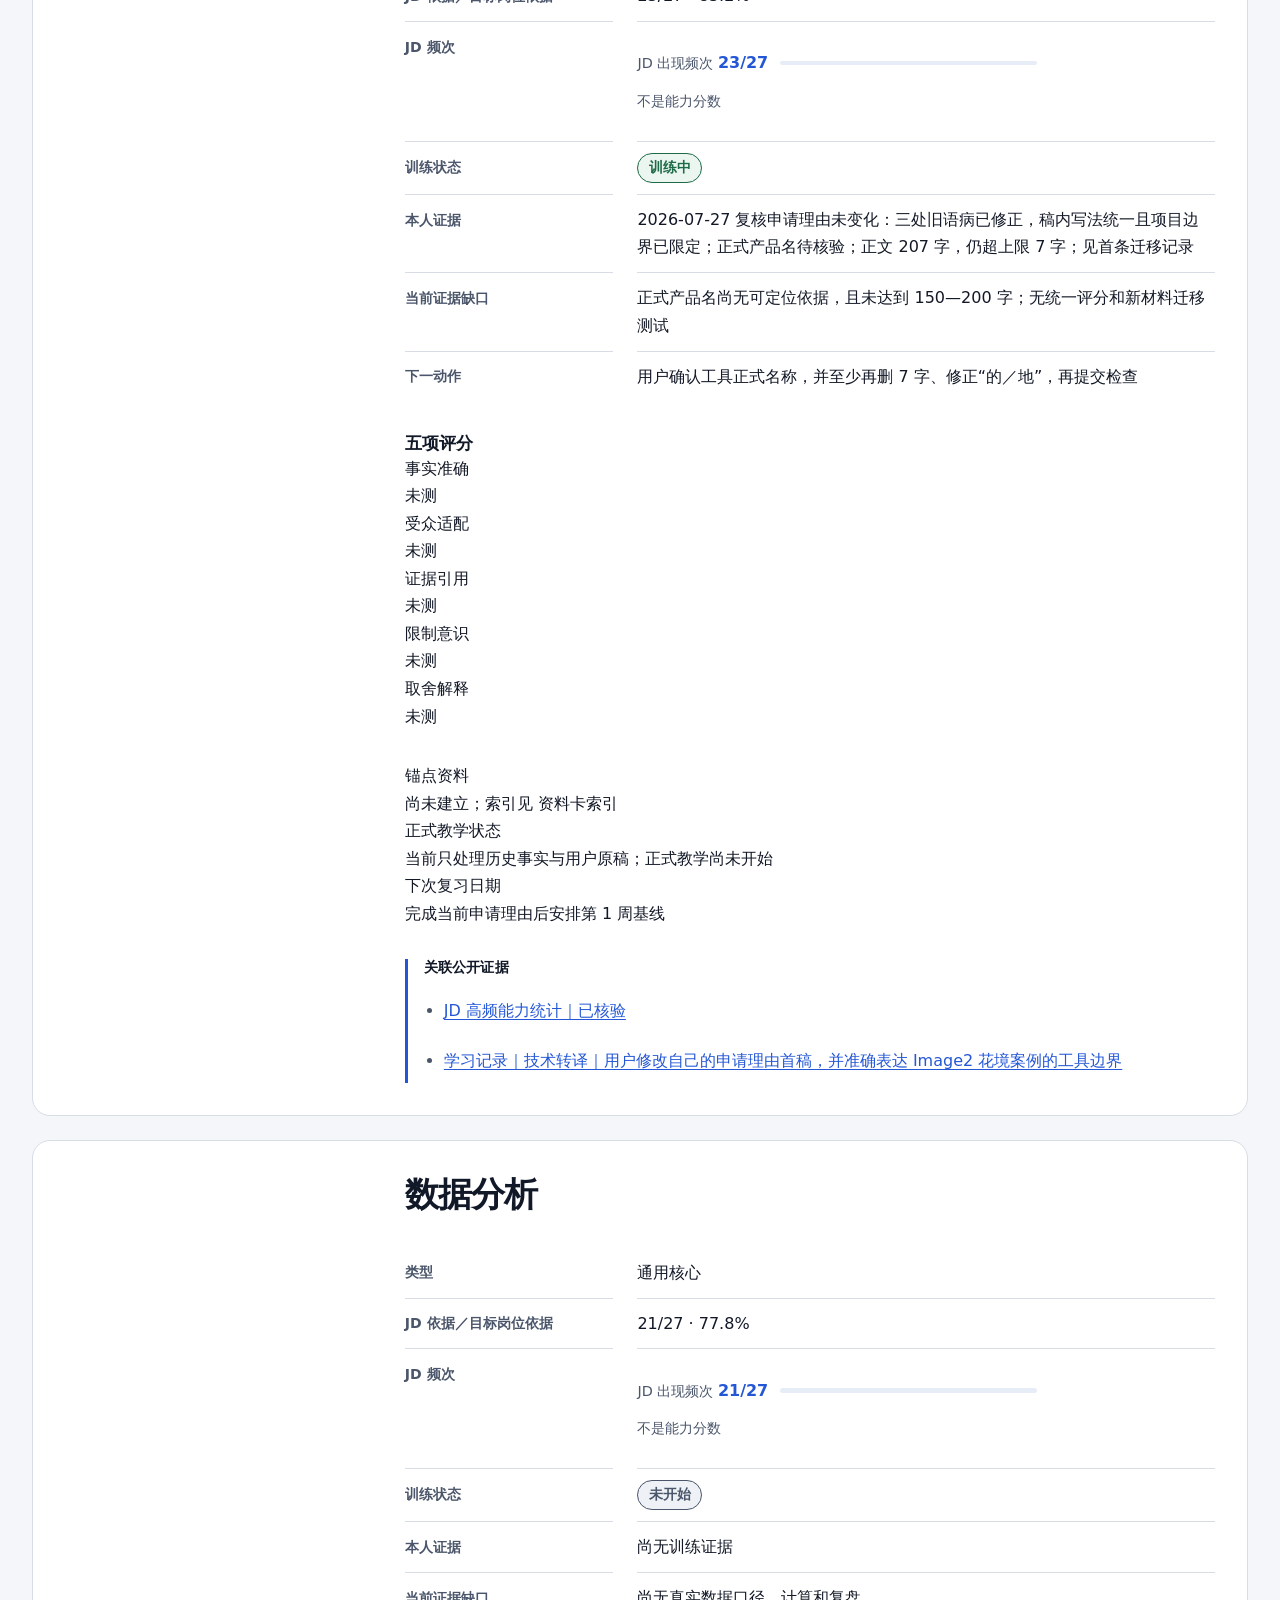
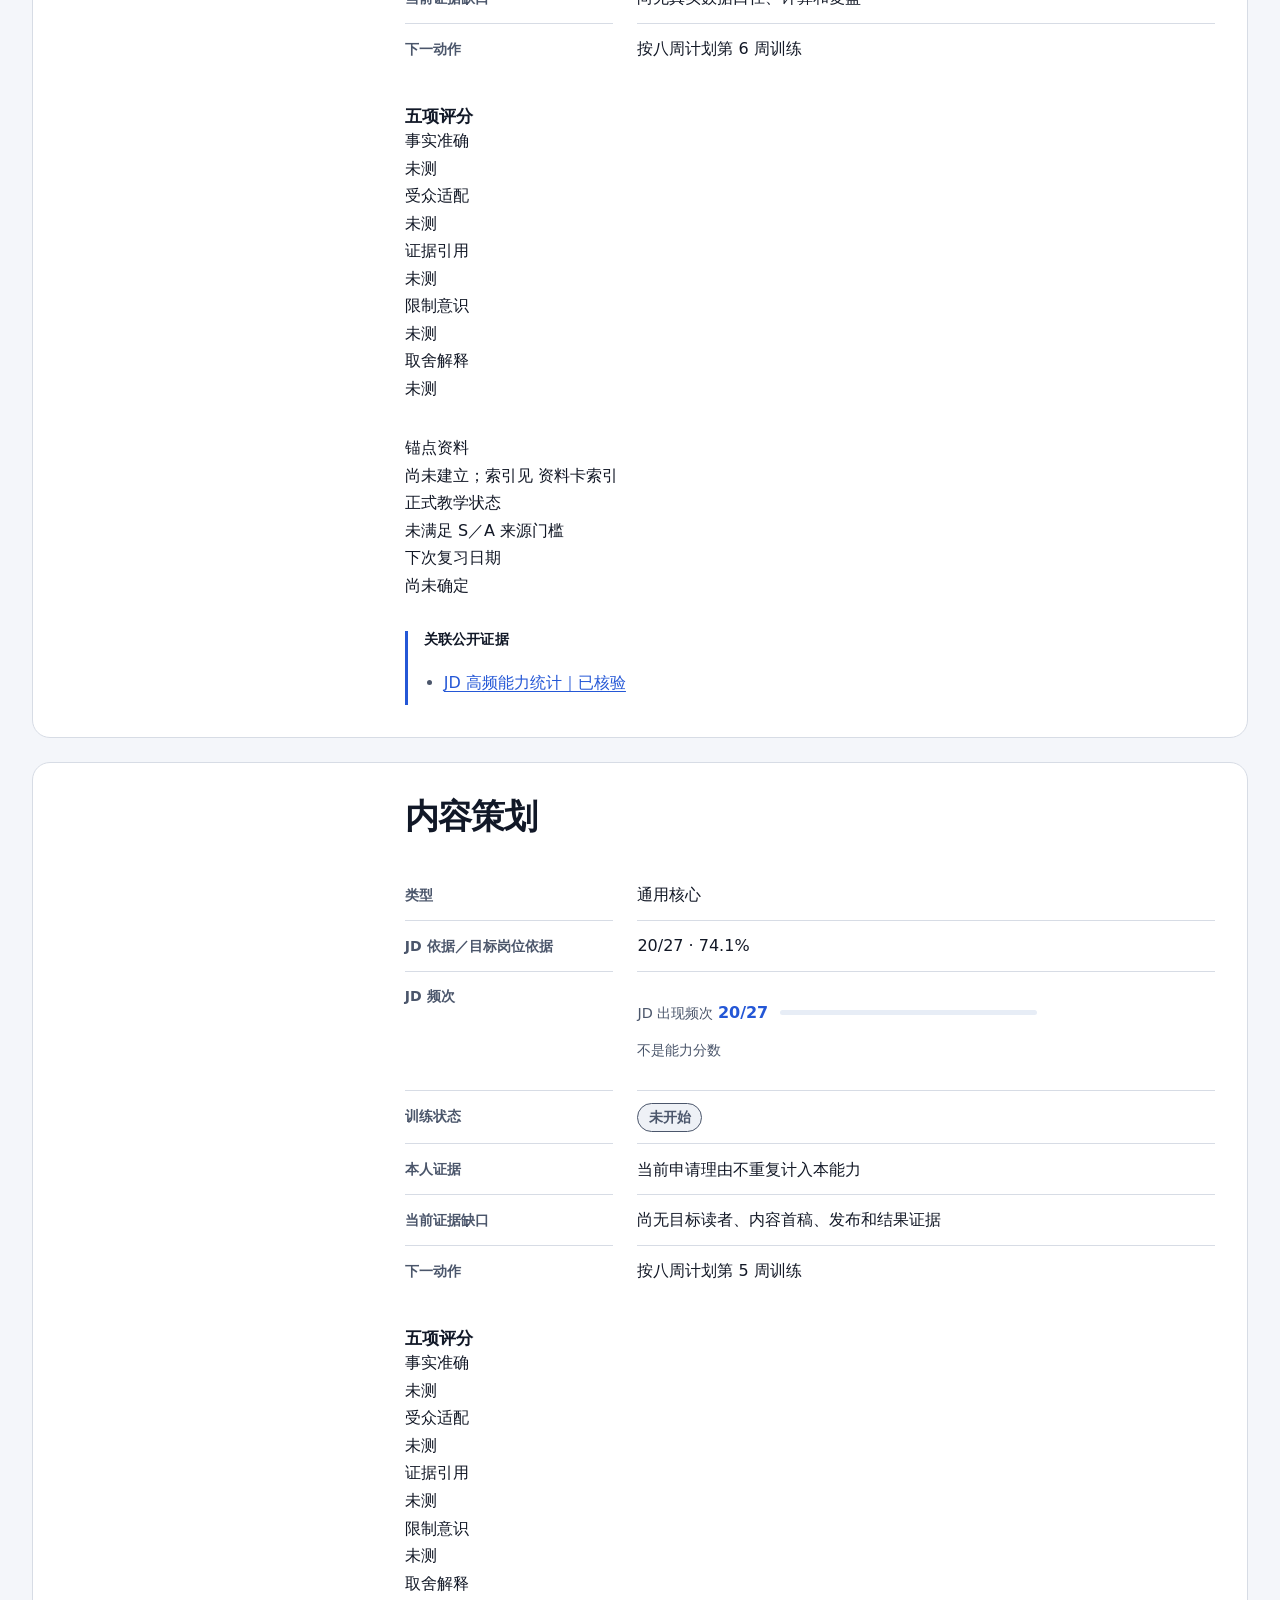
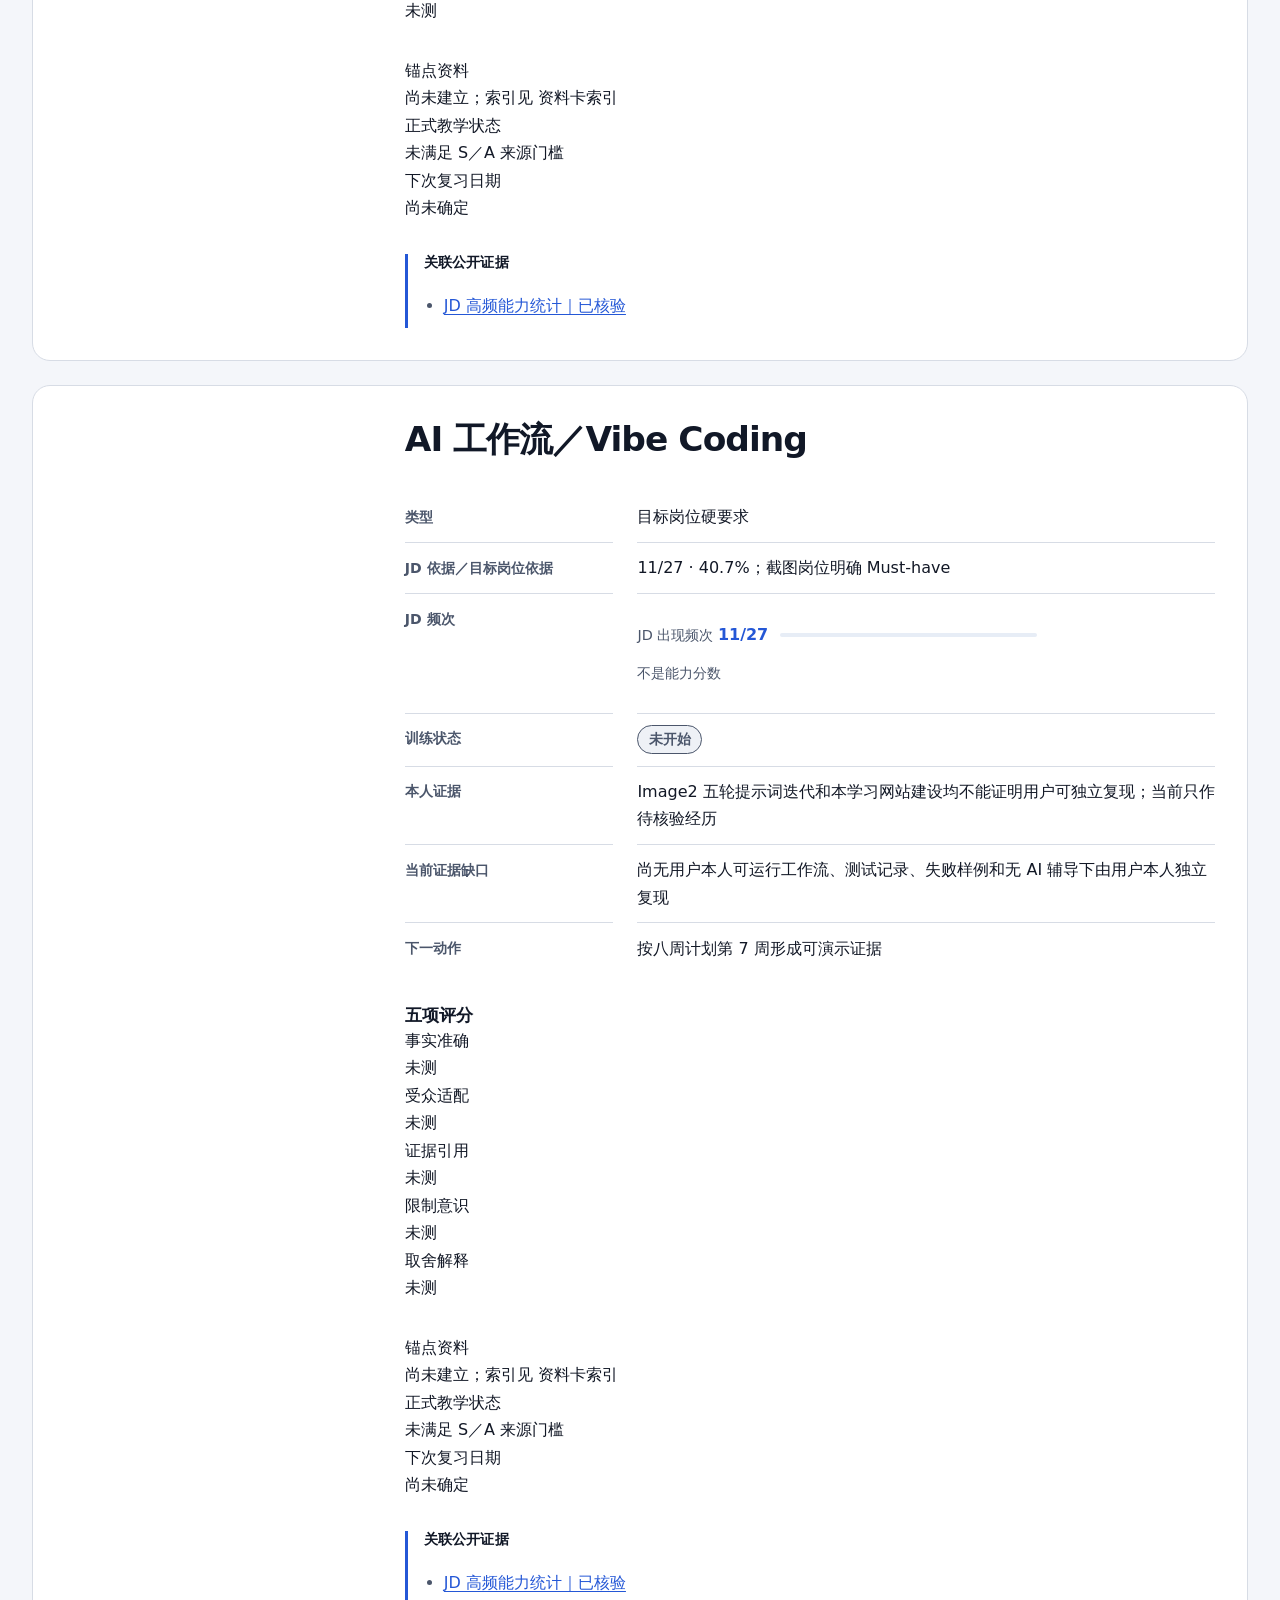
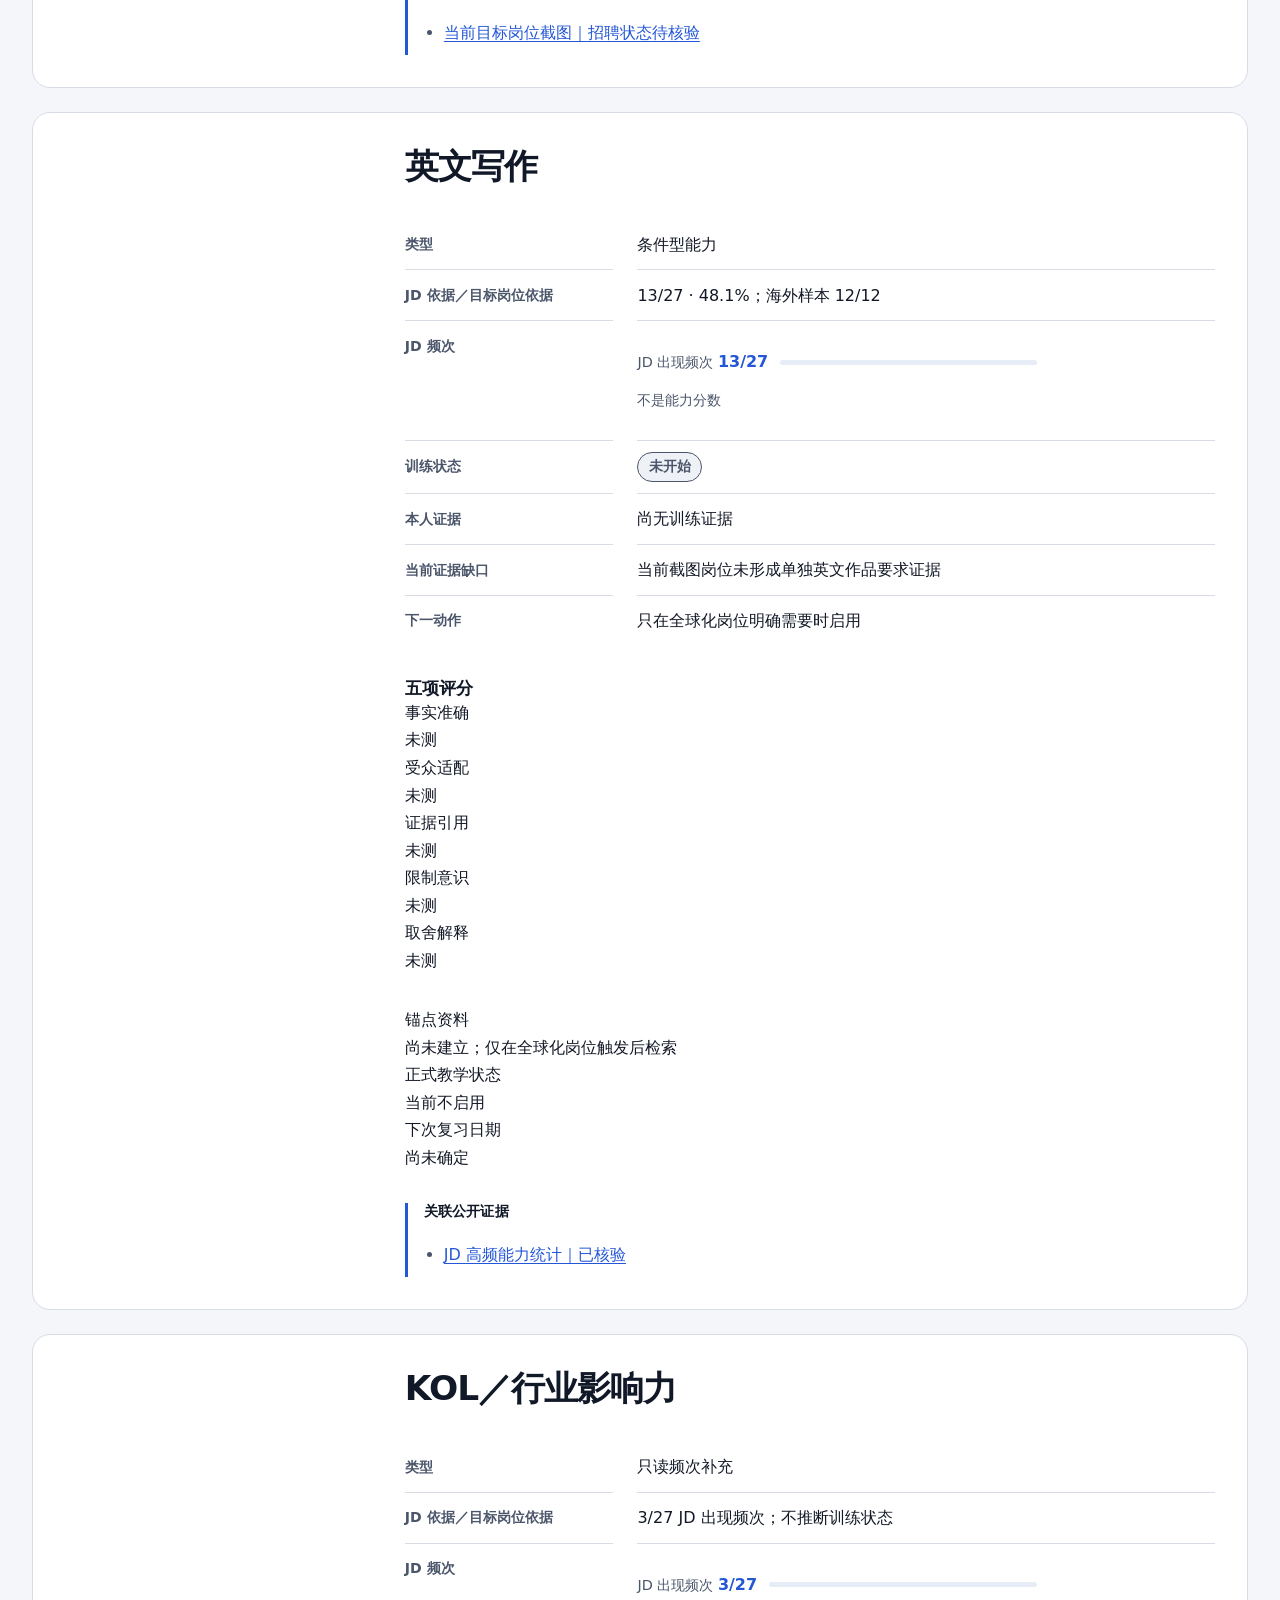
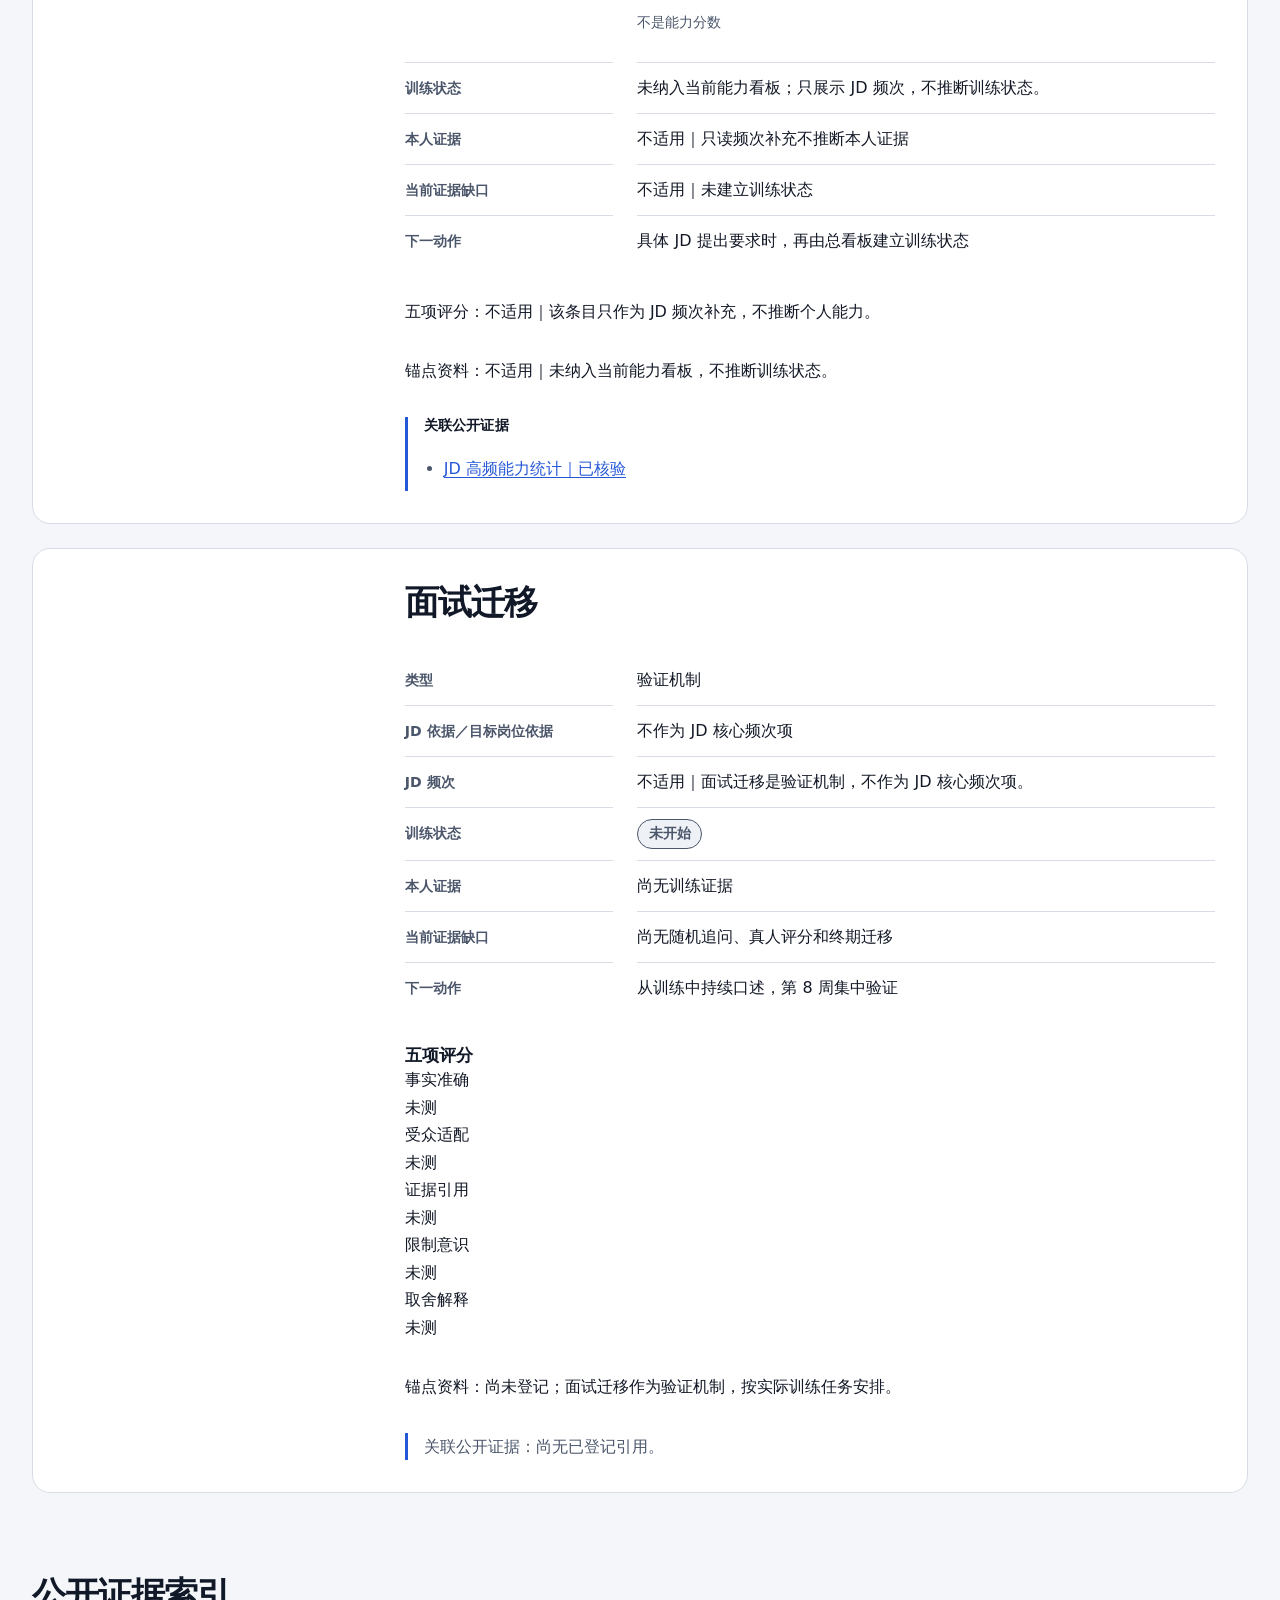
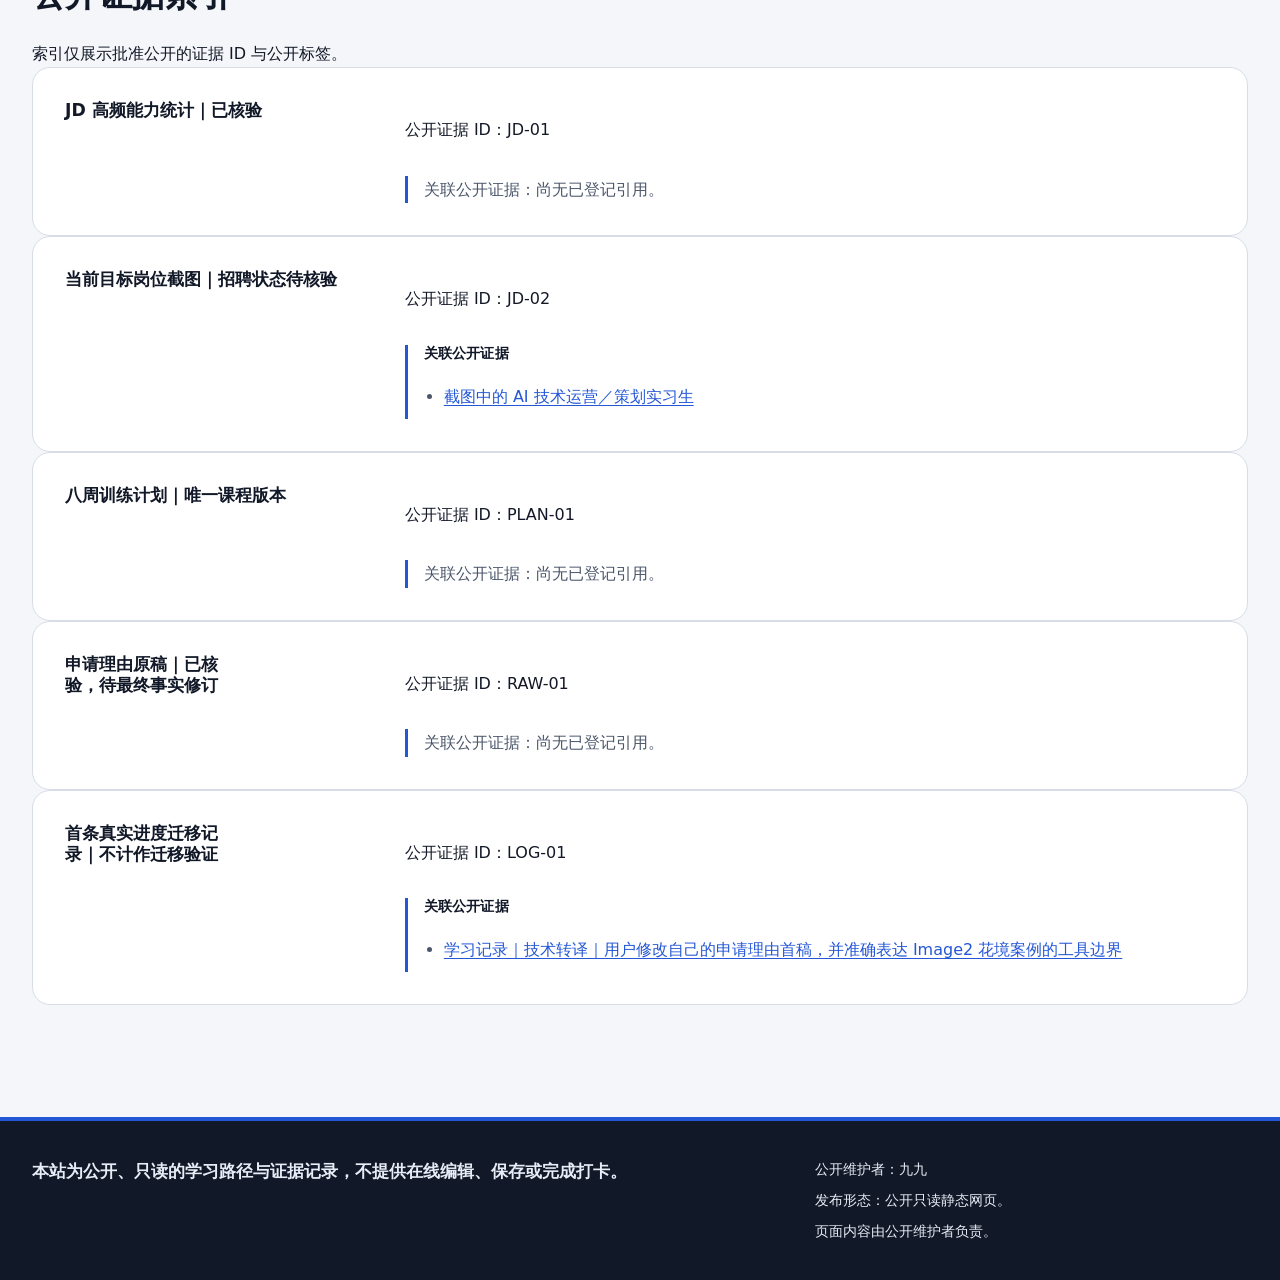
<file: capabilities.html>
<!doctype html>
<html lang="zh-CN">
<head>
  <meta charset="utf-8">
  <meta name="viewport" content="width=device-width, initial-scale=1">
  <meta name="description" content="公开、只读的 AI 技术运营学习路径、能力证据与求职进度记录。">
  <title>能力证据｜九九｜AI 技术运营学习路径</title>
  <link rel="stylesheet" href="assets/site.css">
</head>
<body>
  <a class="skip-link" href="#main-content">跳到主要内容</a>
  <header class="site-header">
    <div class="page-shell site-header__bar">
      <a class="site-identity" href="index.html">九九｜AI 技术运营学习路径</a>
      <button class="nav-toggle" type="button" hidden data-nav-toggle aria-controls="site-navigation" aria-expanded="false">菜单</button>
      <nav id="site-navigation" class="site-nav" aria-label="主导航">
    <ul><li><a href="index.html">首页</a></li><li><a href="learning.html">学习历程</a></li><li><a href="capabilities.html" aria-current="page">能力证据</a></li><li><a href="sources.html">资料来源</a></li><li><a href="ai-errors.html">AI 错误与规则</a></li><li><a href="jobs.html">求职进度</a></li></ul>
  </nav>
    </div>
  </header>
  <main id="main-content" class="page-shell prose">
    <header class="page-intro">
      <h1>能力证据</h1>
      
    </header>
    <p>共展示七项训练能力、一项只读 JD 频次补充和一项验证机制。JD 频次不是能力分数。</p>
    <section id="capability-ledger" class="capability-register evidence-ledger" aria-labelledby="capability-ledger-title">
      <h2 id="capability-ledger-title">7+1+1 能力证据台账</h2>
      <article id="capability-gtm" class="ledger-row">
    <h2>产品上市／GTM</h2>
    <dl class="fact-list">
      <dt>类型</dt><dd>通用核心</dd>
      <dt>JD 依据／目标岗位依据</dt><dd>25/27 · 92.6%</dd>
      <dt>JD 频次</dt>
      <dd><figure class="frequency" aria-label="JD 出现频次 25/27；不是能力分数">
        <div class="frequency__meta">
          <span>JD 出现频次</span>
          <strong>25/27</strong>
        </div>
        <div class="frequency__track" aria-hidden="true">
          <span class="frequency__fill" style="--frequency: 25"></span>
        </div>
        <figcaption>不是能力分数</figcaption>
      </figure></dd>
      <dt>训练状态</dt><dd><span class="status status--not-started">未开始</span></dd>
      <dt>本人证据</dt><dd>尚无训练证据</dd>
      <dt>当前证据缺口</dt><dd>尚无本人定位与 Launch 决策证据</dd>
      <dt>下一动作</dt><dd>按八周计划第 4 周训练</dd>
    </dl>
    <div>
    <h3>五项评分</h3>
    <dl><dt>事实准确</dt><dd>未测</dd><dt>受众适配</dt><dd>未测</dd><dt>证据引用</dt><dd>未测</dd><dt>限制意识</dt><dd>未测</dd><dt>取舍解释</dt><dd>未测</dd></dl>
  </div>
    <dl>
      <dt>锚点资料</dt><dd>尚未建立；索引见 资料卡索引</dd>
      <dt>正式教学状态</dt><dd>未满足 S／A 来源门槛</dd>
      <dt>下次复习日期</dt><dd>尚未确定</dd>
    </dl>
    <div class="ledger-row__evidence related-evidence">
    <h3>关联公开证据</h3>
    <ul><li><a href="capabilities.html#evidence-JD-01">JD 高频能力统计｜已核验</a></li></ul>
  </div>
  </article><article id="capability-user-research" class="ledger-row">
    <h2>用户研究</h2>
    <dl class="fact-list">
      <dt>类型</dt><dd>通用核心</dd>
      <dt>JD 依据／目标岗位依据</dt><dd>25/27 · 92.6%</dd>
      <dt>JD 频次</dt>
      <dd><figure class="frequency" aria-label="JD 出现频次 25/27；不是能力分数">
        <div class="frequency__meta">
          <span>JD 出现频次</span>
          <strong>25/27</strong>
        </div>
        <div class="frequency__track" aria-hidden="true">
          <span class="frequency__fill" style="--frequency: 25"></span>
        </div>
        <figcaption>不是能力分数</figcaption>
      </figure></dd>
      <dt>训练状态</dt><dd><span class="status status--not-started">未开始</span></dd>
      <dt>本人证据</dt><dd>尚无训练证据</dd>
      <dt>当前证据缺口</dt><dd>尚无真实访谈、本人编码和反证</dd>
      <dt>下一动作</dt><dd>按八周计划第 3 周训练</dd>
    </dl>
    <div>
    <h3>五项评分</h3>
    <dl><dt>事实准确</dt><dd>未测</dd><dt>受众适配</dt><dd>未测</dd><dt>证据引用</dt><dd>未测</dd><dt>限制意识</dt><dd>未测</dd><dt>取舍解释</dt><dd>未测</dd></dl>
  </div>
    <dl>
      <dt>锚点资料</dt><dd>尚未建立；索引见 资料卡索引</dd>
      <dt>正式教学状态</dt><dd>未满足 S／A 来源门槛</dd>
      <dt>下次复习日期</dt><dd>尚未确定</dd>
    </dl>
    <div class="ledger-row__evidence related-evidence">
    <h3>关联公开证据</h3>
    <ul><li><a href="capabilities.html#evidence-JD-01">JD 高频能力统计｜已核验</a></li></ul>
  </div>
  </article><article id="capability-technical-translation" class="ledger-row">
    <h2>技术转译</h2>
    <dl class="fact-list">
      <dt>类型</dt><dd>通用核心</dd>
      <dt>JD 依据／目标岗位依据</dt><dd>23/27 · 85.2%</dd>
      <dt>JD 频次</dt>
      <dd><figure class="frequency" aria-label="JD 出现频次 23/27；不是能力分数">
        <div class="frequency__meta">
          <span>JD 出现频次</span>
          <strong>23/27</strong>
        </div>
        <div class="frequency__track" aria-hidden="true">
          <span class="frequency__fill" style="--frequency: 23"></span>
        </div>
        <figcaption>不是能力分数</figcaption>
      </figure></dd>
      <dt>训练状态</dt><dd><span class="status status--training">训练中</span></dd>
      <dt>本人证据</dt><dd>2026-07-27 复核申请理由未变化：三处旧语病已修正，稿内写法统一且项目边界已限定；正式产品名待核验；正文 207 字，仍超上限 7 字；见首条迁移记录</dd>
      <dt>当前证据缺口</dt><dd>正式产品名尚无可定位依据，且未达到 150—200 字；无统一评分和新材料迁移测试</dd>
      <dt>下一动作</dt><dd>用户确认工具正式名称，并至少再删 7 字、修正“的／地”，再提交检查</dd>
    </dl>
    <div>
    <h3>五项评分</h3>
    <dl><dt>事实准确</dt><dd>未测</dd><dt>受众适配</dt><dd>未测</dd><dt>证据引用</dt><dd>未测</dd><dt>限制意识</dt><dd>未测</dd><dt>取舍解释</dt><dd>未测</dd></dl>
  </div>
    <dl>
      <dt>锚点资料</dt><dd>尚未建立；索引见 资料卡索引</dd>
      <dt>正式教学状态</dt><dd>当前只处理历史事实与用户原稿；正式教学尚未开始</dd>
      <dt>下次复习日期</dt><dd>完成当前申请理由后安排第 1 周基线</dd>
    </dl>
    <div class="ledger-row__evidence related-evidence">
    <h3>关联公开证据</h3>
    <ul><li><a href="capabilities.html#evidence-JD-01">JD 高频能力统计｜已核验</a></li><li><a href="learning.html#learning-LOG-01">学习记录｜技术转译｜用户修改自己的申请理由首稿，并准确表达 Image2 花境案例的工具边界</a></li></ul>
  </div>
  </article><article id="capability-data-analysis" class="ledger-row">
    <h2>数据分析</h2>
    <dl class="fact-list">
      <dt>类型</dt><dd>通用核心</dd>
      <dt>JD 依据／目标岗位依据</dt><dd>21/27 · 77.8%</dd>
      <dt>JD 频次</dt>
      <dd><figure class="frequency" aria-label="JD 出现频次 21/27；不是能力分数">
        <div class="frequency__meta">
          <span>JD 出现频次</span>
          <strong>21/27</strong>
        </div>
        <div class="frequency__track" aria-hidden="true">
          <span class="frequency__fill" style="--frequency: 21"></span>
        </div>
        <figcaption>不是能力分数</figcaption>
      </figure></dd>
      <dt>训练状态</dt><dd><span class="status status--not-started">未开始</span></dd>
      <dt>本人证据</dt><dd>尚无训练证据</dd>
      <dt>当前证据缺口</dt><dd>尚无真实数据口径、计算和复盘</dd>
      <dt>下一动作</dt><dd>按八周计划第 6 周训练</dd>
    </dl>
    <div>
    <h3>五项评分</h3>
    <dl><dt>事实准确</dt><dd>未测</dd><dt>受众适配</dt><dd>未测</dd><dt>证据引用</dt><dd>未测</dd><dt>限制意识</dt><dd>未测</dd><dt>取舍解释</dt><dd>未测</dd></dl>
  </div>
    <dl>
      <dt>锚点资料</dt><dd>尚未建立；索引见 资料卡索引</dd>
      <dt>正式教学状态</dt><dd>未满足 S／A 来源门槛</dd>
      <dt>下次复习日期</dt><dd>尚未确定</dd>
    </dl>
    <div class="ledger-row__evidence related-evidence">
    <h3>关联公开证据</h3>
    <ul><li><a href="capabilities.html#evidence-JD-01">JD 高频能力统计｜已核验</a></li></ul>
  </div>
  </article><article id="capability-content-planning" class="ledger-row">
    <h2>内容策划</h2>
    <dl class="fact-list">
      <dt>类型</dt><dd>通用核心</dd>
      <dt>JD 依据／目标岗位依据</dt><dd>20/27 · 74.1%</dd>
      <dt>JD 频次</dt>
      <dd><figure class="frequency" aria-label="JD 出现频次 20/27；不是能力分数">
        <div class="frequency__meta">
          <span>JD 出现频次</span>
          <strong>20/27</strong>
        </div>
        <div class="frequency__track" aria-hidden="true">
          <span class="frequency__fill" style="--frequency: 20"></span>
        </div>
        <figcaption>不是能力分数</figcaption>
      </figure></dd>
      <dt>训练状态</dt><dd><span class="status status--not-started">未开始</span></dd>
      <dt>本人证据</dt><dd>当前申请理由不重复计入本能力</dd>
      <dt>当前证据缺口</dt><dd>尚无目标读者、内容首稿、发布和结果证据</dd>
      <dt>下一动作</dt><dd>按八周计划第 5 周训练</dd>
    </dl>
    <div>
    <h3>五项评分</h3>
    <dl><dt>事实准确</dt><dd>未测</dd><dt>受众适配</dt><dd>未测</dd><dt>证据引用</dt><dd>未测</dd><dt>限制意识</dt><dd>未测</dd><dt>取舍解释</dt><dd>未测</dd></dl>
  </div>
    <dl>
      <dt>锚点资料</dt><dd>尚未建立；索引见 资料卡索引</dd>
      <dt>正式教学状态</dt><dd>未满足 S／A 来源门槛</dd>
      <dt>下次复习日期</dt><dd>尚未确定</dd>
    </dl>
    <div class="ledger-row__evidence related-evidence">
    <h3>关联公开证据</h3>
    <ul><li><a href="capabilities.html#evidence-JD-01">JD 高频能力统计｜已核验</a></li></ul>
  </div>
  </article><article id="capability-ai-workflow" class="ledger-row">
    <h2>AI 工作流／Vibe Coding</h2>
    <dl class="fact-list">
      <dt>类型</dt><dd>目标岗位硬要求</dd>
      <dt>JD 依据／目标岗位依据</dt><dd>11/27 · 40.7%；截图岗位明确 Must-have</dd>
      <dt>JD 频次</dt>
      <dd><figure class="frequency" aria-label="JD 出现频次 11/27；不是能力分数">
        <div class="frequency__meta">
          <span>JD 出现频次</span>
          <strong>11/27</strong>
        </div>
        <div class="frequency__track" aria-hidden="true">
          <span class="frequency__fill" style="--frequency: 11"></span>
        </div>
        <figcaption>不是能力分数</figcaption>
      </figure></dd>
      <dt>训练状态</dt><dd><span class="status status--not-started">未开始</span></dd>
      <dt>本人证据</dt><dd>Image2 五轮提示词迭代和本学习网站建设均不能证明用户可独立复现；当前只作待核验经历</dd>
      <dt>当前证据缺口</dt><dd>尚无用户本人可运行工作流、测试记录、失败样例和无 AI 辅导下由用户本人独立复现</dd>
      <dt>下一动作</dt><dd>按八周计划第 7 周形成可演示证据</dd>
    </dl>
    <div>
    <h3>五项评分</h3>
    <dl><dt>事实准确</dt><dd>未测</dd><dt>受众适配</dt><dd>未测</dd><dt>证据引用</dt><dd>未测</dd><dt>限制意识</dt><dd>未测</dd><dt>取舍解释</dt><dd>未测</dd></dl>
  </div>
    <dl>
      <dt>锚点资料</dt><dd>尚未建立；索引见 资料卡索引</dd>
      <dt>正式教学状态</dt><dd>未满足 S／A 来源门槛</dd>
      <dt>下次复习日期</dt><dd>尚未确定</dd>
    </dl>
    <div class="ledger-row__evidence related-evidence">
    <h3>关联公开证据</h3>
    <ul><li><a href="capabilities.html#evidence-JD-01">JD 高频能力统计｜已核验</a></li><li><a href="capabilities.html#evidence-JD-02">当前目标岗位截图｜招聘状态待核验</a></li></ul>
  </div>
  </article><article id="capability-english-writing" class="ledger-row">
    <h2>英文写作</h2>
    <dl class="fact-list">
      <dt>类型</dt><dd>条件型能力</dd>
      <dt>JD 依据／目标岗位依据</dt><dd>13/27 · 48.1%；海外样本 12/12</dd>
      <dt>JD 频次</dt>
      <dd><figure class="frequency" aria-label="JD 出现频次 13/27；不是能力分数">
        <div class="frequency__meta">
          <span>JD 出现频次</span>
          <strong>13/27</strong>
        </div>
        <div class="frequency__track" aria-hidden="true">
          <span class="frequency__fill" style="--frequency: 13"></span>
        </div>
        <figcaption>不是能力分数</figcaption>
      </figure></dd>
      <dt>训练状态</dt><dd><span class="status status--not-started">未开始</span></dd>
      <dt>本人证据</dt><dd>尚无训练证据</dd>
      <dt>当前证据缺口</dt><dd>当前截图岗位未形成单独英文作品要求证据</dd>
      <dt>下一动作</dt><dd>只在全球化岗位明确需要时启用</dd>
    </dl>
    <div>
    <h3>五项评分</h3>
    <dl><dt>事实准确</dt><dd>未测</dd><dt>受众适配</dt><dd>未测</dd><dt>证据引用</dt><dd>未测</dd><dt>限制意识</dt><dd>未测</dd><dt>取舍解释</dt><dd>未测</dd></dl>
  </div>
    <dl>
      <dt>锚点资料</dt><dd>尚未建立；仅在全球化岗位触发后检索</dd>
      <dt>正式教学状态</dt><dd>当前不启用</dd>
      <dt>下次复习日期</dt><dd>尚未确定</dd>
    </dl>
    <div class="ledger-row__evidence related-evidence">
    <h3>关联公开证据</h3>
    <ul><li><a href="capabilities.html#evidence-JD-01">JD 高频能力统计｜已核验</a></li></ul>
  </div>
  </article><article id="capability-kol-industry-influence" class="ledger-row">
    <h2>KOL／行业影响力</h2>
    <dl class="fact-list">
      <dt>类型</dt><dd>只读频次补充</dd>
      <dt>JD 依据／目标岗位依据</dt><dd>3/27 JD 出现频次；不推断训练状态</dd>
      <dt>JD 频次</dt>
      <dd><figure class="frequency" aria-label="JD 出现频次 3/27；不是能力分数">
        <div class="frequency__meta">
          <span>JD 出现频次</span>
          <strong>3/27</strong>
        </div>
        <div class="frequency__track" aria-hidden="true">
          <span class="frequency__fill" style="--frequency: 3"></span>
        </div>
        <figcaption>不是能力分数</figcaption>
      </figure></dd>
      <dt>训练状态</dt><dd>未纳入当前能力看板；只展示 JD 频次，不推断训练状态。</dd>
      <dt>本人证据</dt><dd>不适用｜只读频次补充不推断本人证据</dd>
      <dt>当前证据缺口</dt><dd>不适用｜未建立训练状态</dd>
      <dt>下一动作</dt><dd>具体 JD 提出要求时，再由总看板建立训练状态</dd>
    </dl>
    <p>五项评分：不适用｜该条目只作为 JD 频次补充，不推断个人能力。</p>
    <p>锚点资料：不适用｜未纳入当前能力看板，不推断训练状态。</p>
    <div class="ledger-row__evidence related-evidence">
    <h3>关联公开证据</h3>
    <ul><li><a href="capabilities.html#evidence-JD-01">JD 高频能力统计｜已核验</a></li></ul>
  </div>
  </article><article id="capability-interview-transfer" class="ledger-row">
    <h2>面试迁移</h2>
    <dl class="fact-list">
      <dt>类型</dt><dd>验证机制</dd>
      <dt>JD 依据／目标岗位依据</dt><dd>不作为 JD 核心频次项</dd>
      <dt>JD 频次</dt><dd>不适用｜面试迁移是验证机制，不作为 JD 核心频次项。</dd>
      <dt>训练状态</dt><dd><span class="status status--not-started">未开始</span></dd>
      <dt>本人证据</dt><dd>尚无训练证据</dd>
      <dt>当前证据缺口</dt><dd>尚无随机追问、真人评分和终期迁移</dd>
      <dt>下一动作</dt><dd>从训练中持续口述，第 8 周集中验证</dd>
    </dl>
    <div>
    <h3>五项评分</h3>
    <dl><dt>事实准确</dt><dd>未测</dd><dt>受众适配</dt><dd>未测</dd><dt>证据引用</dt><dd>未测</dd><dt>限制意识</dt><dd>未测</dd><dt>取舍解释</dt><dd>未测</dd></dl>
  </div>
    <p>锚点资料：尚未登记；面试迁移作为验证机制，按实际训练任务安排。</p>
    <p class="ledger-row__evidence">关联公开证据：尚无已登记引用。</p>
  </article>
    </section>
    <section id="evidence-index" class="evidence-register" aria-labelledby="evidence-index-title">
      <h2 id="evidence-index-title">公开证据索引</h2>
      <p>索引仅展示批准公开的证据 ID 与公开标签。</p>
      <article id="evidence-JD-01" class="ledger-row">
    <h3>JD 高频能力统计｜已核验</h3>
    <p>公开证据 ID：JD-01</p>
    <p class="ledger-row__evidence">关联公开证据：尚无已登记引用。</p>
  </article><article id="evidence-JD-02" class="ledger-row">
    <h3>当前目标岗位截图｜招聘状态待核验</h3>
    <p>公开证据 ID：JD-02</p>
    <div class="ledger-row__evidence related-evidence">
    <h3>关联公开证据</h3>
    <ul><li><a href="jobs.html#job-JD-02">截图中的 AI 技术运营／策划实习生</a></li></ul>
  </div>
  </article><article id="evidence-PLAN-01" class="ledger-row">
    <h3>八周训练计划｜唯一课程版本</h3>
    <p>公开证据 ID：PLAN-01</p>
    <p class="ledger-row__evidence">关联公开证据：尚无已登记引用。</p>
  </article><article id="evidence-RAW-01" class="ledger-row">
    <h3>申请理由原稿｜已核验，待最终事实修订</h3>
    <p>公开证据 ID：RAW-01</p>
    <p class="ledger-row__evidence">关联公开证据：尚无已登记引用。</p>
  </article><article id="evidence-LOG-01" class="ledger-row">
    <h3>首条真实进度迁移记录｜不计作迁移验证</h3>
    <p>公开证据 ID：LOG-01</p>
    <div class="ledger-row__evidence related-evidence">
    <h3>关联公开证据</h3>
    <ul><li><a href="learning.html#learning-LOG-01">学习记录｜技术转译｜用户修改自己的申请理由首稿，并准确表达 Image2 花境案例的工具边界</a></li></ul>
  </div>
  </article>
    </section>
  </main>
  <footer class="site-footer">
    <div class="page-shell site-footer__grid">
      <div class="site-footer__statement">
        <p>本站为公开、只读的学习路径与证据记录，不提供在线编辑、保存或完成打卡。</p>
      </div>
      <div class="site-footer__details">
        <p>公开维护者：九九</p>
        
        <p>发布形态：公开只读静态网页。</p>
        <p>页面内容由公开维护者负责。</p>
      </div>
    </div>
  </footer>
  <script src="assets/site.js" defer></script>
</body>
</html>
</file>
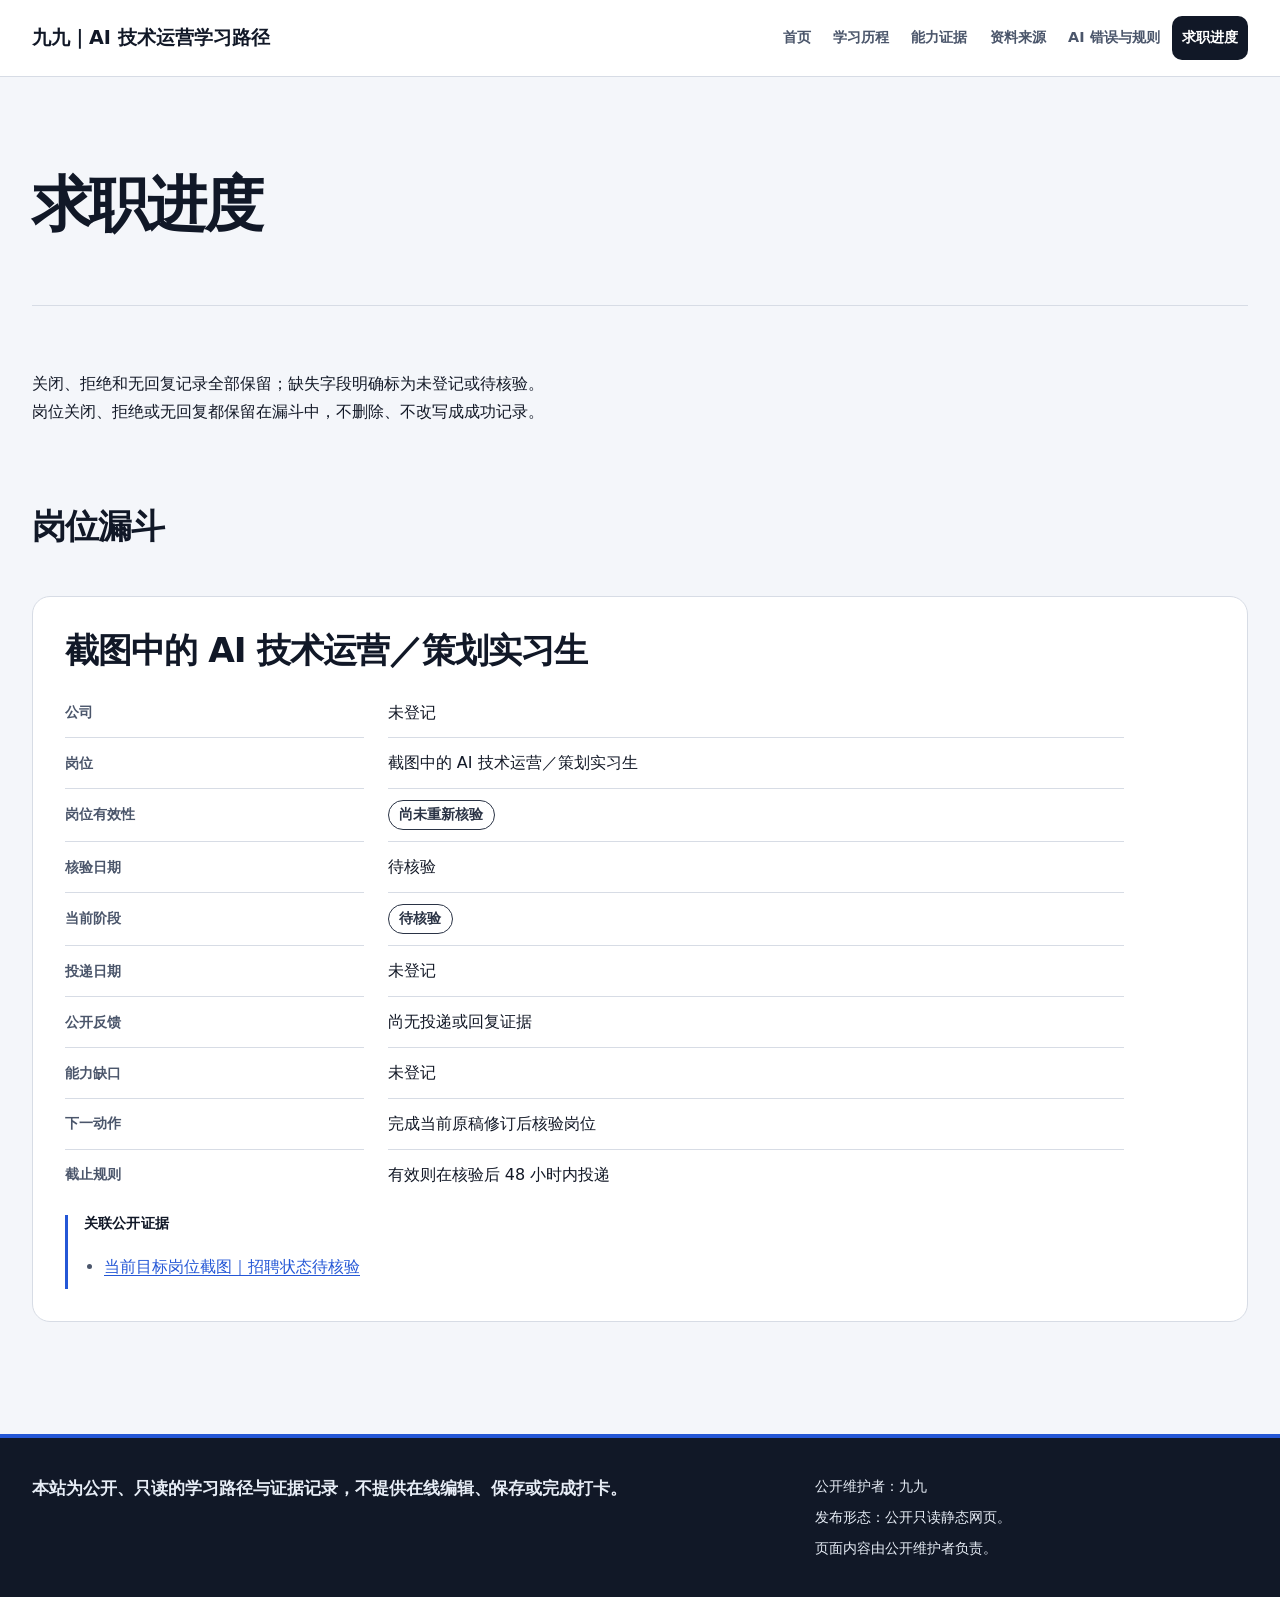
<file: jobs.html>
<!doctype html>
<html lang="zh-CN">
<head>
  <meta charset="utf-8">
  <meta name="viewport" content="width=device-width, initial-scale=1">
  <meta name="description" content="公开、只读的 AI 技术运营学习路径、能力证据与求职进度记录。">
  <title>求职进度｜九九｜AI 技术运营学习路径</title>
  <link rel="stylesheet" href="assets/site.css">
</head>
<body>
  <a class="skip-link" href="#main-content">跳到主要内容</a>
  <header class="site-header">
    <div class="page-shell site-header__bar">
      <a class="site-identity" href="index.html">九九｜AI 技术运营学习路径</a>
      <button class="nav-toggle" type="button" hidden data-nav-toggle aria-controls="site-navigation" aria-expanded="false">菜单</button>
      <nav id="site-navigation" class="site-nav" aria-label="主导航">
    <ul><li><a href="index.html">首页</a></li><li><a href="learning.html">学习历程</a></li><li><a href="capabilities.html">能力证据</a></li><li><a href="sources.html">资料来源</a></li><li><a href="ai-errors.html">AI 错误与规则</a></li><li><a href="jobs.html" aria-current="page">求职进度</a></li></ul>
  </nav>
    </div>
  </header>
  <main id="main-content" class="page-shell prose">
    <header class="page-intro">
      <h1>求职进度</h1>
      
    </header>
    <p>关闭、拒绝和无回复记录全部保留；缺失字段明确标为未登记或待核验。</p>
    <p>岗位关闭、拒绝或无回复都保留在漏斗中，不删除、不改写成成功记录。</p>
    <section id="job-funnel" class="job-register" aria-labelledby="job-funnel-title">
      <h2 id="job-funnel-title">岗位漏斗</h2>
      <article id="job-JD-02" class="register-entry">
    <h2>截图中的 AI 技术运营／策划实习生</h2>
    <dl class="fact-list">
      <dt>公司</dt><dd>未登记</dd>
      <dt>岗位</dt><dd>截图中的 AI 技术运营／策划实习生</dd>
      <dt>岗位有效性</dt><dd><span class="status status--boundary">尚未重新核验</span></dd>
      <dt>核验日期</dt><dd>待核验</dd>
      <dt>当前阶段</dt><dd><span class="status status--boundary">待核验</span></dd>
      <dt>投递日期</dt><dd>未登记</dd>
      <dt>公开反馈</dt><dd>尚无投递或回复证据</dd>
      <dt>能力缺口</dt><dd>未登记</dd>
      <dt>下一动作</dt><dd>完成当前原稿修订后核验岗位</dd>
      <dt>截止规则</dt><dd>有效则在核验后 48 小时内投递</dd>
    </dl>
    <div class="ledger-row__evidence related-evidence">
    <h3>关联公开证据</h3>
    <ul><li><a href="capabilities.html#evidence-JD-02">当前目标岗位截图｜招聘状态待核验</a></li></ul>
  </div>
  </article>
    </section>
  </main>
  <footer class="site-footer">
    <div class="page-shell site-footer__grid">
      <div class="site-footer__statement">
        <p>本站为公开、只读的学习路径与证据记录，不提供在线编辑、保存或完成打卡。</p>
      </div>
      <div class="site-footer__details">
        <p>公开维护者：九九</p>
        
        <p>发布形态：公开只读静态网页。</p>
        <p>页面内容由公开维护者负责。</p>
      </div>
    </div>
  </footer>
  <script src="assets/site.js" defer></script>
</body>
</html>
</file>
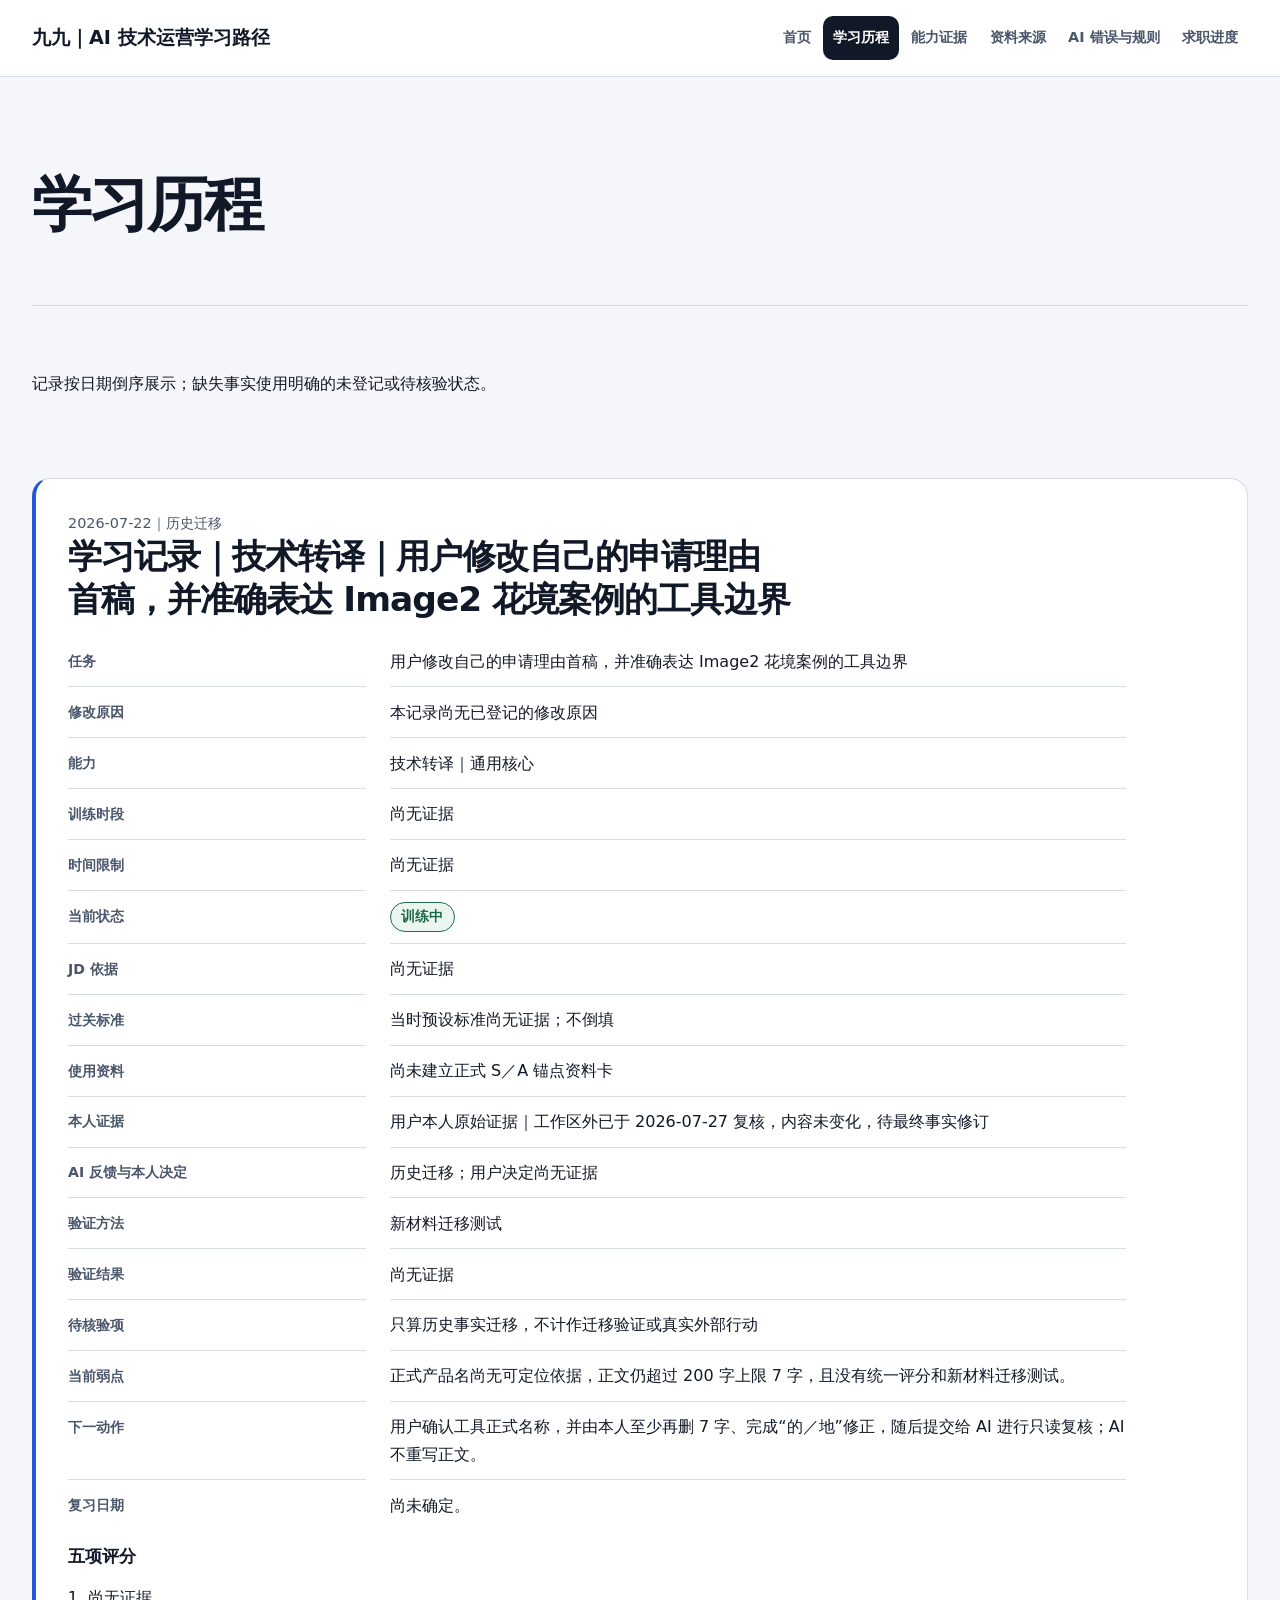
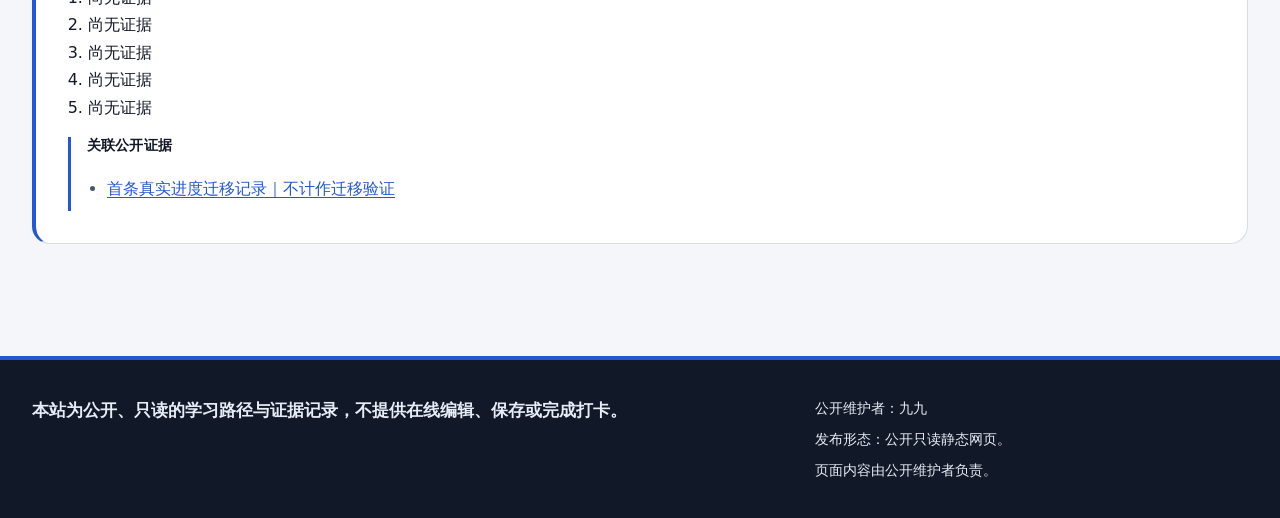
<file: learning.html>
<!doctype html>
<html lang="zh-CN">
<head>
  <meta charset="utf-8">
  <meta name="viewport" content="width=device-width, initial-scale=1">
  <meta name="description" content="公开、只读的 AI 技术运营学习路径、能力证据与求职进度记录。">
  <title>学习历程｜九九｜AI 技术运营学习路径</title>
  <link rel="stylesheet" href="assets/site.css">
</head>
<body>
  <a class="skip-link" href="#main-content">跳到主要内容</a>
  <header class="site-header">
    <div class="page-shell site-header__bar">
      <a class="site-identity" href="index.html">九九｜AI 技术运营学习路径</a>
      <button class="nav-toggle" type="button" hidden data-nav-toggle aria-controls="site-navigation" aria-expanded="false">菜单</button>
      <nav id="site-navigation" class="site-nav" aria-label="主导航">
    <ul><li><a href="index.html">首页</a></li><li><a href="learning.html" aria-current="page">学习历程</a></li><li><a href="capabilities.html">能力证据</a></li><li><a href="sources.html">资料来源</a></li><li><a href="ai-errors.html">AI 错误与规则</a></li><li><a href="jobs.html">求职进度</a></li></ul>
  </nav>
    </div>
  </header>
  <main id="main-content" class="page-shell prose">
    <header class="page-intro">
      <h1>学习历程</h1>
      
    </header>
    <p>记录按日期倒序展示；缺失事实使用明确的未登记或待核验状态。</p>
    <section class="timeline" aria-label="学习记录时间线"><article id="learning-LOG-01" class="timeline-entry">
    <header>
      <p><time datetime="2026-07-22">2026-07-22</time>｜历史迁移</p>
      <h2>学习记录｜技术转译｜用户修改自己的申请理由首稿，并准确表达 Image2 花境案例的工具边界</h2>
    </header>
    <dl class="fact-list">
      <dt>任务</dt><dd>用户修改自己的申请理由首稿，并准确表达 Image2 花境案例的工具边界</dd>
      <dt>修改原因</dt><dd>本记录尚无已登记的修改原因</dd>
      <dt>能力</dt><dd>技术转译｜通用核心</dd>
      <dt>训练时段</dt><dd>尚无证据</dd>
      <dt>时间限制</dt><dd>尚无证据</dd>
      <dt>当前状态</dt><dd><span class="status status--training">训练中</span></dd>
      <dt>JD 依据</dt><dd>尚无证据</dd>
      <dt>过关标准</dt><dd>当时预设标准尚无证据；不倒填</dd>
      <dt>使用资料</dt><dd>尚未建立正式 S／A 锚点资料卡</dd>
      <dt>本人证据</dt><dd>用户本人原始证据｜工作区外已于 2026-07-27 复核，内容未变化，待最终事实修订</dd>
      <dt>AI 反馈与本人决定</dt><dd>历史迁移；用户决定尚无证据</dd>
      <dt>验证方法</dt><dd>新材料迁移测试</dd>
      <dt>验证结果</dt><dd>尚无证据</dd>
      <dt>待核验项</dt><dd>只算历史事实迁移，不计作迁移验证或真实外部行动</dd>
      <dt>当前弱点</dt><dd>正式产品名尚无可定位依据，正文仍超过 200 字上限 7 字，且没有统一评分和新材料迁移测试。</dd>
      <dt>下一动作</dt><dd>用户确认工具正式名称，并由本人至少再删 7 字、完成“的／地”修正，随后提交给 AI 进行只读复核；AI 不重写正文。</dd>
      <dt>复习日期</dt><dd>尚未确定。</dd>
    </dl>
    <h3>五项评分</h3>
    <ol aria-label="五项评分"><li>尚无证据</li><li>尚无证据</li><li>尚无证据</li><li>尚无证据</li><li>尚无证据</li></ol>
    <div class="ledger-row__evidence related-evidence">
    <h3>关联公开证据</h3>
    <ul><li><a href="capabilities.html#evidence-LOG-01">首条真实进度迁移记录｜不计作迁移验证</a></li></ul>
  </div>
  </article></section>
  </main>
  <footer class="site-footer">
    <div class="page-shell site-footer__grid">
      <div class="site-footer__statement">
        <p>本站为公开、只读的学习路径与证据记录，不提供在线编辑、保存或完成打卡。</p>
      </div>
      <div class="site-footer__details">
        <p>公开维护者：九九</p>
        
        <p>发布形态：公开只读静态网页。</p>
        <p>页面内容由公开维护者负责。</p>
      </div>
    </div>
  </footer>
  <script src="assets/site.js" defer></script>
</body>
</html>
</file>
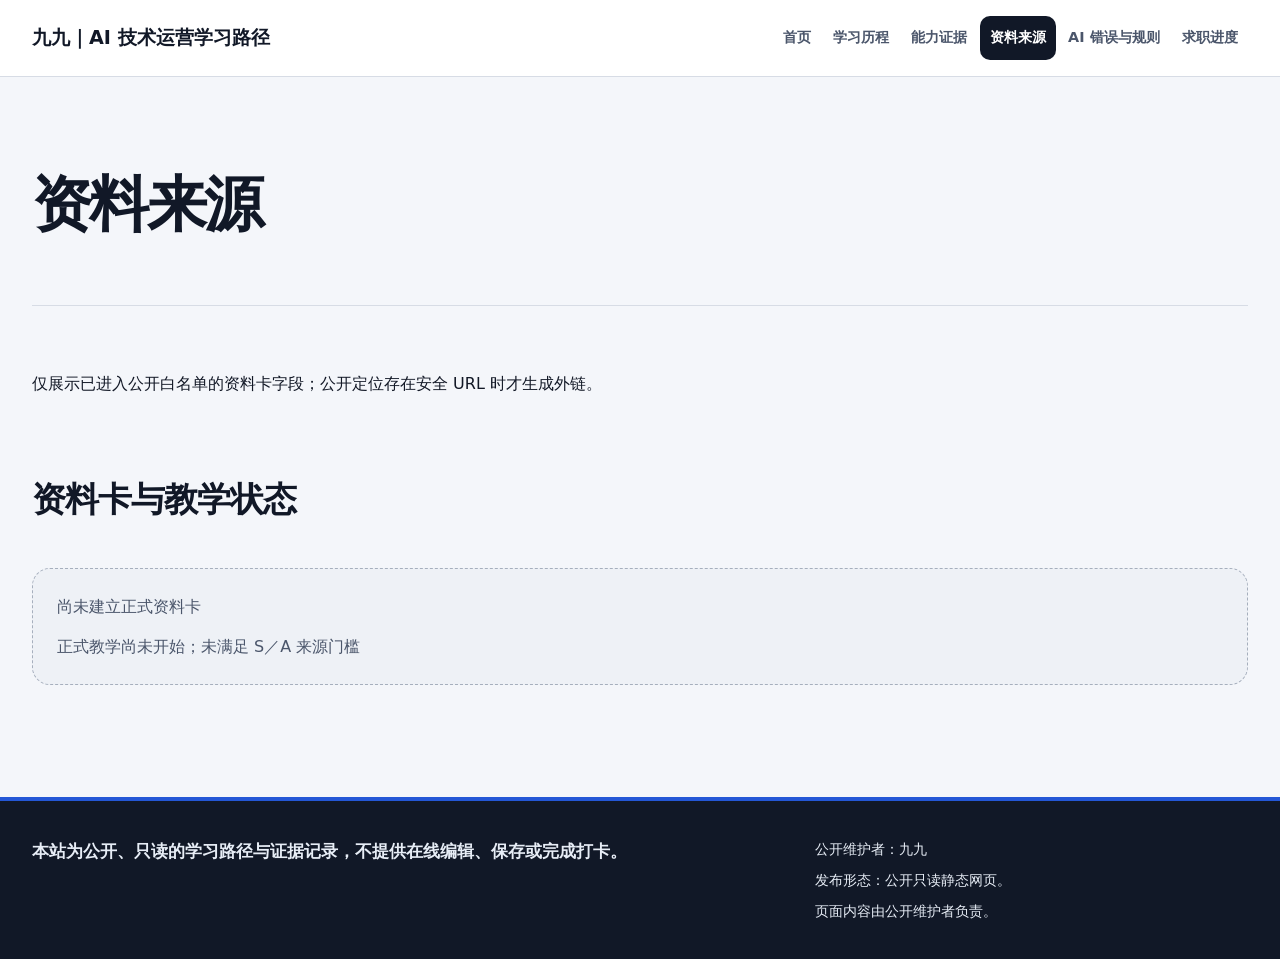
<file: sources.html>
<!doctype html>
<html lang="zh-CN">
<head>
  <meta charset="utf-8">
  <meta name="viewport" content="width=device-width, initial-scale=1">
  <meta name="description" content="公开、只读的 AI 技术运营学习路径、能力证据与求职进度记录。">
  <title>资料来源｜九九｜AI 技术运营学习路径</title>
  <link rel="stylesheet" href="assets/site.css">
</head>
<body>
  <a class="skip-link" href="#main-content">跳到主要内容</a>
  <header class="site-header">
    <div class="page-shell site-header__bar">
      <a class="site-identity" href="index.html">九九｜AI 技术运营学习路径</a>
      <button class="nav-toggle" type="button" hidden data-nav-toggle aria-controls="site-navigation" aria-expanded="false">菜单</button>
      <nav id="site-navigation" class="site-nav" aria-label="主导航">
    <ul><li><a href="index.html">首页</a></li><li><a href="learning.html">学习历程</a></li><li><a href="capabilities.html">能力证据</a></li><li><a href="sources.html" aria-current="page">资料来源</a></li><li><a href="ai-errors.html">AI 错误与规则</a></li><li><a href="jobs.html">求职进度</a></li></ul>
  </nav>
    </div>
  </header>
  <main id="main-content" class="page-shell prose">
    <header class="page-intro">
      <h1>资料来源</h1>
      
    </header>
    <p>仅展示已进入公开白名单的资料卡字段；公开定位存在安全 URL 时才生成外链。</p>
    <section id="source-cards" class="source-register" aria-labelledby="source-cards-title">
      <h2 id="source-cards-title">资料卡与教学状态</h2>
      <div class="empty-state" role="status">
      <p>尚未建立正式资料卡</p>
      <p>正式教学尚未开始；未满足 S／A 来源门槛</p>
    </div>
    </section>
  </main>
  <footer class="site-footer">
    <div class="page-shell site-footer__grid">
      <div class="site-footer__statement">
        <p>本站为公开、只读的学习路径与证据记录，不提供在线编辑、保存或完成打卡。</p>
      </div>
      <div class="site-footer__details">
        <p>公开维护者：九九</p>
        
        <p>发布形态：公开只读静态网页。</p>
        <p>页面内容由公开维护者负责。</p>
      </div>
    </div>
  </footer>
  <script src="assets/site.js" defer></script>
</body>
</html>
</file>
<file: assets/site.css>
@layer reset, tokens, base, layout, components, utilities, preferences;

@layer reset {
  *,
  *::before,
  *::after {
    box-sizing: border-box;
  }

  html {
    color-scheme: light;
    text-size-adjust: 100%;
  }

  body,
  h1,
  h2,
  h3,
  p,
  ul,
  ol,
  dl,
  dd,
  figure {
    margin: 0;
  }

  ul,
  ol {
    padding-inline-start: 1.25rem;
  }

  button,
  input,
  select,
  textarea {
    font: inherit;
  }

  img,
  svg {
    display: block;
    max-inline-size: 100%;
  }

  table {
    border-collapse: collapse;
    border-spacing: 0;
  }
}

@layer tokens {
  :root {
    --accent: #2457d6;
    --accent-strong: #1d45ab;
    --navy-950: #111827;
    --navy-900: #17223a;
    --navy-800: #263859;
    --navy-100: #e7edf6;
    --amber-50: #fff8e6;
    --amber-200: #efd58b;
    --amber-800: #744b00;
    --blue-700: var(--accent);
    --blue-800: var(--accent-strong);
    --green-800: #1f6b48;
    --green-50: #eaf6ef;
    --ink-950: #121826;
    --ink-800: #2a3345;
    --ink-700: #4b566b;
    --ink-500: #6c7687;
    --paper: #f4f6fa;
    --surface: #ffffff;
    --surface-muted: #eef1f6;
    --line: #d7dce5;
    --line-strong: #a6afbd;
    --focus: #2457d6;
    --measure: 46rem;
    --space-1: 0.375rem;
    --space-2: 0.75rem;
    --space-3: 1rem;
    --space-4: 1.5rem;
    --space-5: 2.25rem;
    --space-6: 3.5rem;
    --space-7: 5rem;
    --radius-sm: 0.625rem;
    --radius-md: 1.125rem;
  }
}

@layer base {
  html {
    background: var(--paper);
    scroll-behavior: smooth;
  }

  body {
    min-inline-size: 20rem;
    color: var(--ink-950);
    background: var(--paper);
    font-family: "Microsoft YaHei", "PingFang SC", "Hiragino Sans GB", system-ui, sans-serif;
    font-size: 1rem;
    line-height: 1.72;
    text-rendering: optimizeLegibility;
  }

  main {
    display: block;
  }

  h1,
  h2,
  h3 {
    color: var(--navy-950);
    font-weight: 760;
    line-height: 1.24;
    text-wrap: balance;
  }

  h1 {
    max-inline-size: 18ch;
    font-size: clamp(2.25rem, 7vw, 3.75rem);
    letter-spacing: -0.045em;
  }

  h2 {
    font-size: clamp(1.45rem, 3vw, 2.15rem);
    letter-spacing: -0.028em;
  }

  h3 {
    font-size: 1.08rem;
  }

  p,
  li,
  dt,
  dd {
    max-inline-size: var(--measure);
  }

  a {
    color: var(--blue-700);
    text-decoration-color: color-mix(in srgb, currentColor 55%, transparent);
    text-decoration-thickness: 0.08em;
    text-underline-offset: 0.2em;
    transition: color 140ms ease, text-decoration-color 140ms ease, transform 140ms ease;
  }

  a:hover {
    color: var(--blue-800);
    text-decoration-color: currentColor;
  }

  a:active {
    transform: translateY(1px);
  }

  a,
  code,
  td,
  dd {
    overflow-wrap: anywhere;
    word-break: break-word;
  }

  code {
    padding: 0.08em 0.3em;
    border: 1px solid var(--line);
    border-radius: 0.35rem;
    background: var(--surface-muted);
    font-family: ui-monospace, "Cascadia Mono", "Microsoft YaHei", monospace;
    font-size: 0.92em;
  }

  pre,
  pre code {
    max-inline-size: 100%;
    white-space: pre-wrap;
    overflow-wrap: anywhere;
    word-break: break-word;
  }

  strong {
    font-weight: 760;
  }

  :focus-visible {
    outline: 3px solid var(--focus);
    outline-offset: 3px;
    scroll-margin-block: 0.75rem;
  }

  .site-footer :focus-visible {
    outline-color: var(--surface);
  }

  ::selection {
    color: var(--surface);
    background: var(--accent-strong);
  }
}

@layer layout {
  .page-shell {
    inline-size: min(calc(100% - 2rem), 76rem);
    margin-inline: auto;
  }

  .site-header {
    color: var(--ink-950);
    background: var(--surface);
    background: color-mix(in srgb, var(--surface) 96%, transparent);
    border-block-end: 1px solid var(--line);
  }

  .site-header__bar {
    display: grid;
    grid-template-columns: minmax(0, 1fr) auto;
    gap: var(--space-2) var(--space-3);
    align-items: center;
    min-block-size: 4.5rem;
    padding-block: 0.625rem;
  }

  .site-identity {
    display: inline-flex;
    align-items: center;
    min-inline-size: 2.75rem;
    min-block-size: 2.75rem;
    max-inline-size: 24rem;
    color: var(--navy-950);
    font-size: clamp(1rem, 3.5vw, 1.2rem);
    font-weight: 800;
    line-height: 1.2;
    text-decoration: none;
  }

  .site-nav,
  .site-nav li,
  .action-cockpit > *,
  .summary-rail > *,
  .evidence-ledger > *,
  .timeline > *,
  .fact-list > *,
  .prose > * {
    min-inline-size: 0;
  }

  .site-nav {
    grid-column: 1 / -1;
  }

  .site-nav ul {
    display: grid;
    grid-template-columns: repeat(2, minmax(0, 1fr));
    gap: 0.35rem;
    padding: 0;
    list-style: none;
  }

  .site-nav a {
    display: flex;
    align-items: center;
    justify-content: center;
    min-block-size: 2.75rem;
    padding: 0.5rem 0.625rem;
    color: var(--ink-700);
    border-radius: var(--radius-sm);
    font-size: 0.9rem;
    font-weight: 650;
    line-height: 1.2;
    text-align: center;
    text-decoration: none;
    white-space: nowrap;
  }

  .site-nav a:hover {
    color: var(--ink-950);
    background: var(--surface-muted);
  }

  .site-nav a[aria-current="page"] {
    color: var(--surface);
    background: var(--navy-950);
  }

  .prose {
    padding-block-end: clamp(4rem, 9vw, 7rem);
  }

  .page-intro {
    display: grid;
    gap: var(--space-4);
    padding-block: clamp(2.75rem, 7vw, 5.75rem) clamp(2.25rem, 5vw, 4rem);
    border-block-end: 1px solid var(--line);
  }

  .page-meta {
    display: flex;
    flex-wrap: wrap;
    gap: var(--space-1) var(--space-4);
    color: var(--ink-700);
    font-size: 0.94rem;
    font-variant-numeric: tabular-nums;
  }

  .page-meta p {
    position: relative;
  }

  .page-meta p + p {
    padding-inline-start: var(--space-4);
  }

  .page-meta p + p::before {
    position: absolute;
    inset-block: 0.5em;
    inset-inline-start: 0;
    inline-size: 1px;
    background: var(--line-strong);
    content: "";
  }

  .prose > .page-intro + * {
    margin-block-start: clamp(2rem, 5vw, 4rem);
  }

  .prose > section + section,
  .prose > article + article,
  .prose > p + section,
  .prose > section + .summary-rail,
  .prose > .summary-rail + section {
    margin-block-start: var(--space-7);
  }

  .prose section > h2,
  .prose section > header {
    margin-block-end: var(--space-4);
  }

  .action-cockpit {
    display: grid;
    gap: var(--space-4);
    align-items: start;
  }

  .summary-rail {
    display: grid;
    grid-template-columns: minmax(0, 1fr);
    gap: var(--space-5);
  }

  .evidence-ledger,
  .capability-register,
  .source-register,
  .error-register,
  .job-register,
  .timeline {
    display: grid;
    gap: var(--space-4);
  }

  .site-footer {
    color: var(--navy-100);
    background: var(--navy-950);
    border-block-start: 0.25rem solid var(--accent);
  }

  .site-footer__grid {
    display: grid;
    gap: var(--space-4);
    padding-block: var(--space-5);
  }

  .site-footer__statement {
    font-size: 1.05rem;
    font-weight: 650;
  }

  .site-footer__details {
    display: grid;
    gap: var(--space-1);
    color: var(--navy-100);
    font-size: 0.9rem;
  }

  .site-footer a {
    color: var(--surface);
  }

  @media (min-width: 48rem) {
    .site-nav ul {
      grid-template-columns: repeat(3, minmax(0, 1fr));
    }

    .action-cockpit {
      grid-template-columns: minmax(0, 7fr) minmax(16rem, 4fr);
      gap: clamp(1.5rem, 4vw, 3.5rem);
    }

    .summary-rail {
      grid-template-columns: repeat(2, minmax(0, 1fr));
    }

    .site-footer__grid {
      grid-template-columns: minmax(0, 1.4fr) minmax(16rem, 0.8fr);
      align-items: start;
    }
  }

  @media (min-width: 64rem) {
    .site-header__bar {
      grid-template-columns: minmax(13rem, 1fr) auto;
      block-size: 4.75rem;
      padding-block: 0.5rem;
    }

    .site-nav {
      grid-column: 2;
    }

    .site-nav ul {
      grid-template-columns: repeat(6, minmax(0, auto));
      gap: 0.15rem;
    }

    #capability-map {
      grid-template-columns: repeat(2, minmax(0, 1fr));
    }

    #capability-map > h2,
    #capability-map > p {
      grid-column: 1 / -1;
    }

    #capability-map > .ledger-row {
      display: block;
      padding: var(--space-5);
    }

    #capability-map > .ledger-row:last-child {
      grid-column: 1 / -1;
    }

    .summary-rail {
      grid-template-columns: repeat(3, minmax(0, 1fr));
    }
  }
}

@layer components {
  .skip-link {
    position: fixed;
    z-index: 10;
    inset-block-start: 0.5rem;
    inset-inline-start: 0.5rem;
    min-block-size: 2.75rem;
    padding: 0.65rem 1rem;
    color: var(--surface);
    background: var(--navy-950);
    border: 2px solid var(--surface);
    border-radius: var(--radius-sm);
    transform: translateY(-150%);
  }

  .skip-link:focus {
    transform: translateY(0);
  }

  .nav-toggle {
    min-inline-size: 4.5rem;
    min-block-size: 2.75rem;
    padding: 0.5rem 0.9rem;
    color: var(--ink-950);
    background: var(--surface);
    border: 1px solid var(--line-strong);
    border-radius: var(--radius-sm);
    cursor: pointer;
    transition: background-color 140ms ease, transform 140ms ease;
  }

  .nav-toggle:hover {
    background: var(--surface-muted);
  }

  .nav-toggle:active {
    transform: translateY(1px);
  }

  .nav-ready .nav-toggle[aria-expanded="false"] + .site-nav {
    display: none;
  }

  .sole-action {
    padding: clamp(1.35rem, 4vw, 2.75rem);
    background: var(--amber-50);
    border: 1px solid var(--amber-200);
    border-block-start: 0.4rem solid var(--amber-800);
    border-radius: var(--radius-md);
  }

  .sole-action > * + * {
    margin-block-start: var(--space-3);
  }

  .sole-action h2,
  .sole-action h3 {
    color: var(--amber-800);
  }

  .sole-action h2 {
    max-inline-size: 14ch;
  }

  .sole-action dl {
    display: grid;
    grid-template-columns: minmax(6rem, max-content) minmax(0, 1fr);
    gap: 0.4rem 1rem;
    padding-block: var(--space-3);
    border-block: 1px solid var(--amber-200);
  }

  .sole-action dt {
    color: var(--amber-800);
    font-weight: 750;
  }

  .sole-action ol,
  .sole-action ul {
    display: grid;
    gap: var(--space-2);
  }

  .action-reason {
    padding: clamp(1.35rem, 3vw, 2rem);
    background: var(--surface);
    border: 1px solid var(--line);
    border-block-start: 0.4rem solid var(--navy-950);
    border-radius: var(--radius-md);
  }

  .action-reason h2 {
    max-inline-size: 12ch;
  }

  .action-reason ul {
    display: grid;
    gap: var(--space-3);
    margin-block-start: var(--space-4);
  }

  .summary-rail > section {
    padding-block-start: var(--space-4);
    border-block-start: 0.2rem solid var(--navy-950);
  }

  .summary-rail > section > * + * {
    margin-block-start: var(--space-2);
  }

  .summary-rail h2 {
    font-size: 1.25rem;
  }

  .ledger-row,
  .timeline-entry,
  .source-register > article,
  .error-register > article,
  .job-register > article,
  .capability-register > article,
  .protocol {
    padding: clamp(1.35rem, 3vw, 2rem);
    background: var(--surface);
    border: 1px solid var(--line);
    border-radius: var(--radius-md);
  }

  .ledger-row > *,
  .timeline-entry > *,
  .source-register > article > *,
  .error-register > article > *,
  .job-register > article > *,
  .capability-register > article > * {
    margin-block-start: var(--space-3);
  }

  .ledger-row > :first-child,
  .timeline-entry > :first-child,
  .source-register > article > :first-child,
  .error-register > article > :first-child,
  .job-register > article > :first-child,
  .capability-register > article > :first-child {
    margin-block-start: 0;
  }

  .ledger-row__heading {
    display: flex;
    flex-wrap: wrap;
    gap: var(--space-2) var(--space-3);
    align-items: baseline;
  }

  .ledger-row__evidence,
  .related-evidence {
    padding-inline-start: var(--space-3);
    border-inline-start: 0.2rem solid var(--accent);
    color: var(--ink-700);
  }

  .related-evidence h3 {
    font-size: 0.9rem;
    letter-spacing: 0.01em;
  }

  .related-evidence ul {
    display: grid;
    gap: var(--space-1);
    margin-block-start: var(--space-2);
  }

  .fact-list,
  dl.fact-list {
    display: grid;
    grid-template-columns: minmax(0, 1fr);
  }

  .fact-list dt,
  .fact-list dd {
    padding-block: 0.65rem;
  }

  .fact-list dt {
    padding-block-end: 0.1rem;
    color: var(--ink-700);
    font-size: 0.88rem;
    font-weight: 750;
  }

  .fact-list dd {
    min-inline-size: 0;
    padding-block-start: 0.1rem;
    border-block-end: 1px solid var(--line);
  }

  .fact-list dd:last-child {
    border-block-end: 0;
  }

  .status {
    display: inline-flex;
    align-items: center;
    min-block-size: 1.85rem;
    padding: 0.18rem 0.65rem;
    color: var(--ink-800);
    background: var(--surface);
    border: 1px solid currentColor;
    border-radius: 99rem;
    font-size: 0.86rem;
    font-weight: 750;
    line-height: 1.25;
  }

  .status--training,
  .status--verified,
  .status--positive {
    color: var(--green-800);
    background: var(--green-50);
  }

  .status--pending,
  .status--not-started,
  .status--unmeasured,
  .status--neutral {
    color: var(--ink-700);
    background: var(--surface-muted);
  }

  .status--closed,
  .status--rejected,
  .status--warning {
    color: var(--ink-950);
    background: var(--surface-muted);
    border-style: dashed;
  }

  .frequency {
    display: grid;
    grid-template-columns: minmax(4.2rem, max-content) minmax(5rem, 1fr);
    gap: var(--space-2);
    align-items: center;
    max-inline-size: 25rem;
    margin-block: var(--space-3);
    color: var(--ink-700);
    font-size: 0.9rem;
  }

  .frequency strong {
    color: var(--blue-700);
    font-size: 1rem;
    font-variant-numeric: tabular-nums;
  }

  .frequency__track {
    overflow: hidden;
    block-size: 0.3rem;
    background: var(--navy-100);
    border-radius: 99rem;
  }

  .frequency__fill {
    inline-size: calc(min(var(--frequency), 27) / 27 * 100%);
    max-inline-size: 100%;
    block-size: 100%;
    background: var(--blue-700);
  }

  .empty-state,
  [role="status"].empty-state {
    padding: var(--space-4);
    color: var(--ink-700);
    background: var(--surface-muted);
    border: 1px dashed var(--line-strong);
    border-radius: var(--radius-md);
  }

  .empty-state > * + * {
    margin-block-start: var(--space-2);
  }

  .timeline {
    position: relative;
  }

  .timeline-entry {
    border-inline-start: 0.25rem solid var(--accent);
  }

  .timeline-entry header p,
  .timeline-entry time {
    color: var(--ink-700);
    font-size: 0.9rem;
    font-variant-numeric: tabular-nums;
  }

  .responsive-table {
    display: block;
    inline-size: 100%;
    margin-block: var(--space-4);
  }

  .responsive-table thead {
    position: absolute;
    inline-size: 1px;
    block-size: 1px;
    overflow: hidden;
    clip-path: inset(50%);
    white-space: nowrap;
  }

  .responsive-table tbody,
  .responsive-table tr,
  .responsive-table td {
    display: block;
    inline-size: 100%;
  }

  .responsive-table tr {
    padding-block: var(--space-2);
    border-block-end: 1px solid var(--line);
  }

  .responsive-table td {
    display: grid;
    grid-template-columns: minmax(6.5rem, 0.8fr) minmax(0, 1.4fr);
    gap: var(--space-3);
    padding-block: var(--space-2);
    text-align: start;
  }

  .responsive-table td::before {
    color: var(--ink-700);
    font-weight: 750;
    content: attr(data-label);
  }

  @media (min-width: 48rem) {
    .nav-toggle {
      display: none;
    }

    .nav-ready .nav-toggle[aria-expanded="false"] + .site-nav {
      display: block;
    }

    .ledger-row:not(#capability-map .ledger-row),
    .capability-register > article {
      display: grid;
      grid-template-columns: minmax(11rem, 0.75fr) minmax(0, 2fr);
      gap: var(--space-3) var(--space-5);
    }

    .ledger-row:not(#capability-map .ledger-row) > h3,
    .capability-register > article > h2 {
      grid-column: 1;
    }

    .ledger-row:not(#capability-map .ledger-row) > :not(h3),
    .capability-register > article > :not(h2) {
      grid-column: 2;
    }

    .fact-list,
    dl.fact-list {
      grid-template-columns: minmax(7rem, 0.65fr) minmax(0, 1.8fr);
      column-gap: var(--space-4);
    }

    .fact-list dt,
    .fact-list dd {
      padding-block: 0.7rem;
      border-block-end: 1px solid var(--line);
    }

    .fact-list dt {
      padding-block-start: 0.8rem;
    }

    .fact-list dt:nth-last-of-type(1),
    .fact-list dd:last-child {
      border-block-end: 0;
    }

    .responsive-table {
      display: table;
      overflow: hidden;
      border: 1px solid var(--line);
      border-radius: var(--radius-sm);
    }

    .responsive-table thead {
      position: static;
      inline-size: auto;
      block-size: auto;
      overflow: visible;
      clip-path: none;
      white-space: normal;
    }

    .responsive-table tbody {
      display: table-row-group;
    }

    .responsive-table tr {
      display: table-row;
      padding: 0;
      border: 0;
    }

    .responsive-table th,
    .responsive-table td {
      display: table-cell;
      inline-size: auto;
      padding: 0.75rem;
      border-block-end: 1px solid var(--line);
      text-align: start;
      vertical-align: top;
    }

    .responsive-table th {
      color: var(--surface);
      background: var(--navy-950);
    }

    .responsive-table td::before {
      content: none;
    }
  }
}

@layer utilities {
  .prose a,
  .site-footer a {
    display: inline-flex;
    align-items: center;
    max-inline-size: 100%;
    min-inline-size: 2.75rem;
    min-block-size: 2.75rem;
  }

  .prose a {
    text-decoration: underline;
  }

  .muted,
  .boundary-note {
    color: var(--ink-700);
  }

  .boundary-note {
    padding-inline-start: var(--space-3);
    border-inline-start: 0.2rem solid var(--line-strong);
  }

  .visually-hidden {
    position: absolute;
    inline-size: 1px;
    block-size: 1px;
    overflow: hidden;
    clip-path: inset(50%);
    white-space: nowrap;
  }

  .flow > * + * {
    margin-block-start: var(--space-3);
  }
}

@layer preferences {
  @media (prefers-reduced-motion: reduce) {
    html {
      scroll-behavior: auto;
    }

    *,
    *::before,
    *::after {
      animation-duration: 0.01ms !important;
      animation-iteration-count: 1 !important;
      transition-duration: 0.01ms !important;
    }
  }

  @media (forced-colors: active) {
    .site-header,
    .site-footer,
    .sole-action,
    .action-reason,
    .empty-state,
    .responsive-table th {
      forced-color-adjust: auto;
    }

    .frequency__track,
    .frequency__fill {
      border: 1px solid CanvasText;
    }

    .frequency__fill {
      background: Highlight;
    }
  }

  @media print {
    @page {
      margin: 1.5cm;
    }

    html,
    body {
      color: #000;
      background: #fff;
    }

    .skip-link,
    .nav-toggle,
    .site-nav {
      display: none !important;
    }

    .site-header,
    .site-footer,
    .sole-action,
    .action-reason,
    .ledger-row,
    .timeline-entry,
    .source-register > article,
    .error-register > article,
    .job-register > article,
    .capability-register > article {
      color: #000;
      background: #fff;
      border-color: #000;
    }

    .site-identity,
    .site-footer a {
      color: #000 !important;
    }

    .page-shell {
      inline-size: 100%;
      max-inline-size: none;
    }

    a {
      color: #000;
    }

    article,
    section,
    dl,
    table {
      break-inside: avoid;
    }
  }
}
</file>
